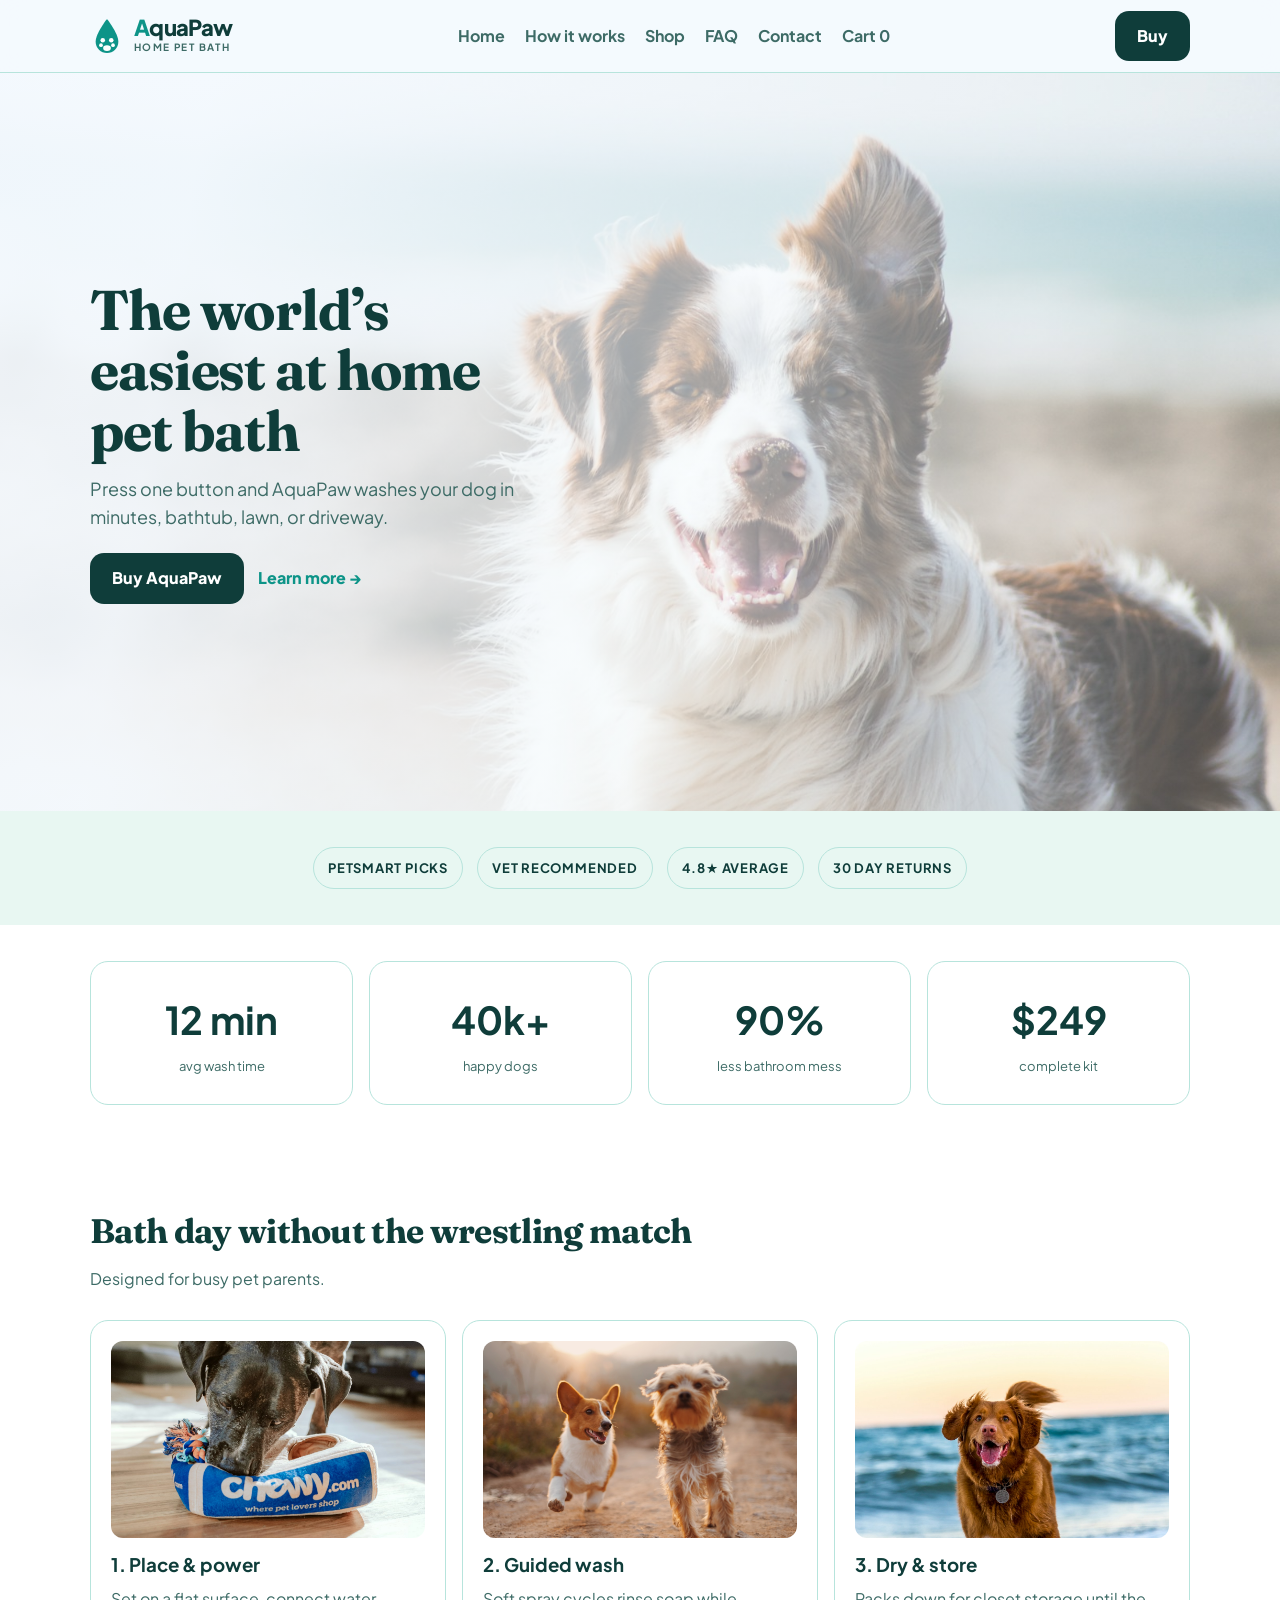
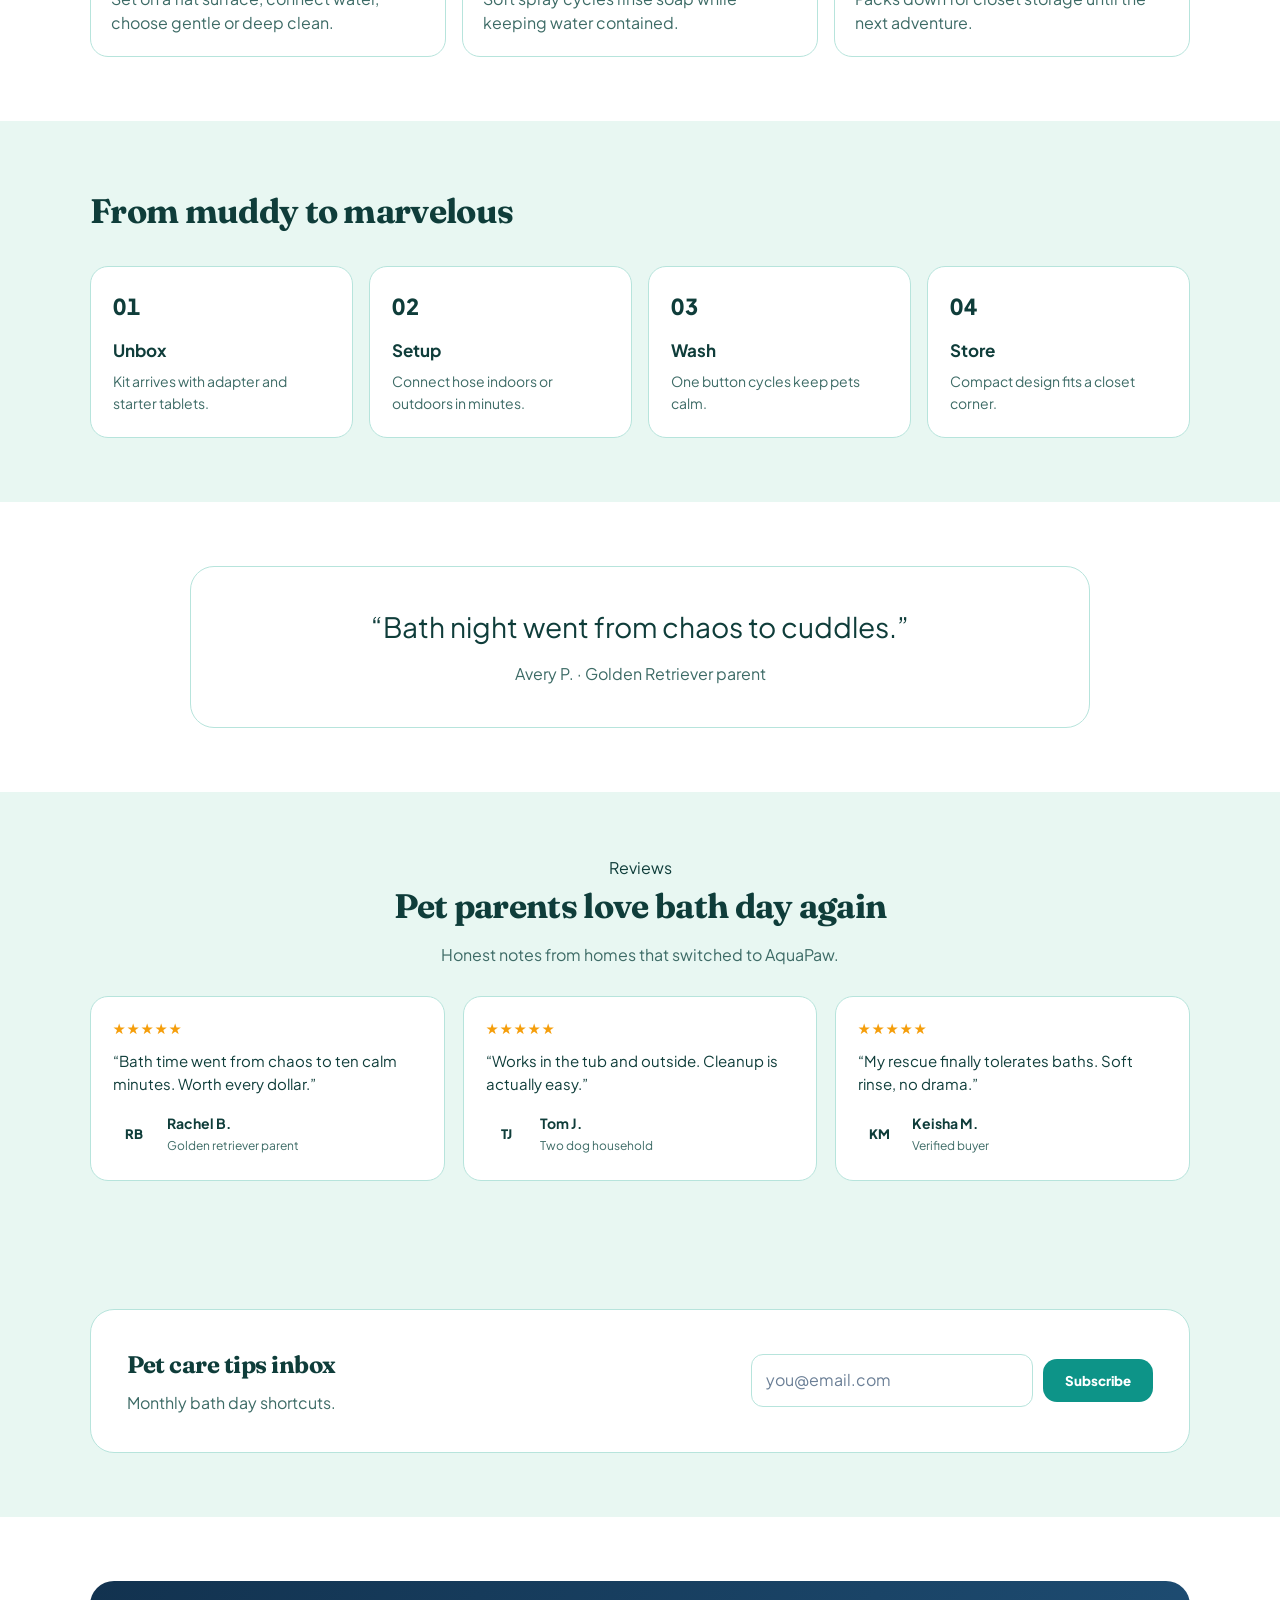
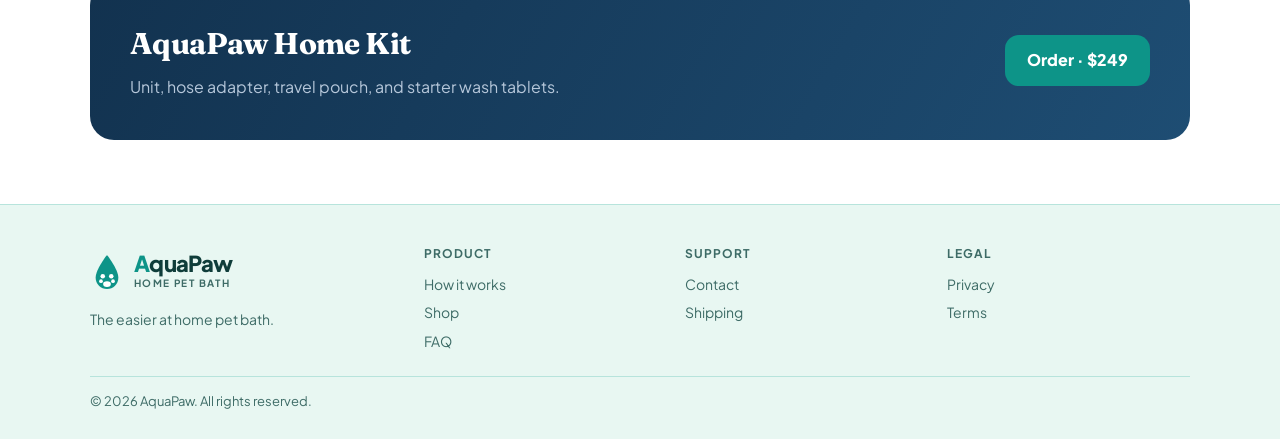
<file: index.html>
<!DOCTYPE html><html lang="en"><head><meta charset="utf-8"/><meta name="viewport" content="width=device-width,initial-scale=1"/>
<title>AquaPaw | Home Pet Bath System</title><meta name="description" content="AquaPaw washes your dog at home in minutes."/>
<link href="https://fonts.googleapis.com/css2?family=Fraunces:opsz,wght@9..144,600;9..144,700&family=Plus+Jakarta+Sans:wght@400;500;600;700;800&display=swap" rel="stylesheet"/><link rel="stylesheet" href="styles.css"/>  <link rel="icon" href="favicon.svg" type="image/svg+xml"/>
  <meta name="theme-color" content="#e8f7f2"/>
  <meta property="og:title" content="AquaPaw | Home Pet Bath System"/>
  <meta property="og:description" content="At home pet bath system that cleans dogs in minutes, indoors or outdoors."/>
  <meta property="og:type" content="website"/>
  <meta property="og:url" content="https://mryamaslam.github.io/aquapaw/"/>
  <meta name="twitter:card" content="summary_large_image"/>
</head><body>
<a class="skip-link" href="#main">Skip to content</a>
<header><div class="wrap nav"><a class="logo logo-aqua" href="index.html" aria-label="AquaPaw home"><svg class="logo-drop" viewBox="0 0 48 56" aria-hidden="true"><path d="M24 4C24 4 8 24 8 36a16 16 0 0 0 32 0C40 24 24 4 24 4z" fill="#0d9488"/><circle cx="18" cy="34" r="3.2" fill="#fff"/><circle cx="30" cy="34" r="3.2" fill="#fff"/><circle cx="15.5" cy="41" r="2.6" fill="#fff"/><circle cx="32.5" cy="41" r="2.6" fill="#fff"/><ellipse cx="24" cy="45" rx="5.5" ry="4" fill="#fff"/></svg><span class="logo-copy"><span class="logo-name">AquaPaw</span><span class="logo-tag">home pet bath</span></span></a>
<button class="nav-toggle" id="navToggle" aria-label="Menu">☰</button>
<nav class="links" id="navLinks"><a href="index.html">Home</a><a href="how-it-works.html">How it works</a><a href="shop.html">Shop</a><a href="faq.html">FAQ</a><a href="contact.html">Contact</a><a href="cart.html">Cart <span data-cart-count>0</span></a></nav>
<a class="btn btn-primary" href="shop.html">Buy</a></div></header>
<main id="main">
<section class="hero" style="background-image:url('images/hero.jpg')"><div class="wrap">
<h1>The world’s easiest at home pet bath</h1>
<p class="lead">Press one button and AquaPaw washes your dog in minutes, bathtub, lawn, or driveway.</p>
<div class="actions"><a class="btn btn-primary" href="shop.html">Buy AquaPaw</a><a href="how-it-works.html" style="font-weight:800;color:var(--blue)">Learn more →</a></div>
</div></section>
<section class="section-alt section-tight"><div class="wrap"><div class="logos-row reveal"><span>PetSmart picks</span><span>Vet recommended</span><span>4.8★ average</span><span>30 day returns</span></div></div></section>
<section class="section-tight"><div class="wrap"><div class="stats-strip reveal">
<div class="stat-box"><b>12 min</b><span>avg wash time</span></div>
<div class="stat-box"><b>40k+</b><span>happy dogs</span></div>
<div class="stat-box"><b>90%</b><span>less bathroom mess</span></div>
<div class="stat-box"><b>$249</b><span>complete kit</span></div>
</div></div></section>
<section><div class="wrap"><div class="section-head reveal"><h2>Bath day without the wrestling match</h2><p>Designed for busy pet parents.</p></div>
<div class="grid-3">
<article class="card reveal"><img src="images/bath.jpg" alt="Bath" loading="lazy" decoding="async"><h3>1. Place & power</h3><p>Set on a flat surface, connect water, choose gentle or deep clean.</p></article>
<article class="card reveal"><img src="images/dogs.jpg" alt="Dogs" loading="lazy" decoding="async"><h3>2. Guided wash</h3><p>Soft spray cycles rinse soap while keeping water contained.</p></article>
<article class="card reveal"><img src="images/happy.jpg" alt="Happy" loading="lazy" decoding="async"><h3>3. Dry & store</h3><p>Packs down for closet storage until the next adventure.</p></article>
</div></div></section>
<section class="section-alt"><div class="wrap"><div class="section-head reveal"><h2>From muddy to marvelous</h2></div>
<div class="process reveal">
<div class="step"><h3>Unbox</h3><p>Kit arrives with adapter and starter tablets.</p></div>
<div class="step"><h3>Setup</h3><p>Connect hose indoors or outdoors in minutes.</p></div>
<div class="step"><h3>Wash</h3><p>One button cycles keep pets calm.</p></div>
<div class="step"><h3>Store</h3><p>Compact design fits a closet corner.</p></div>
</div></div></section>
<section><div class="wrap"><div class="quote-band reveal">
<blockquote>“Bath night went from chaos to cuddles.”</blockquote>
<p class="muted">Avery P. · Golden Retriever parent</p>
</div></div></section>
<section class="reviews-section section-alt"><div class="wrap"><div class="section-head center reveal"><span class="eyebrow">Reviews</span><h2>Pet parents love bath day again</h2><p class="muted">Honest notes from homes that switched to AquaPaw.</p></div><div class="reviews-grid reveal"><article class="review-card"><div class="review-stars">★★★★★</div><p>“Bath time went from chaos to ten calm minutes. Worth every dollar.”</p><div class="review-author"><span class="review-avatar">RB</span><div><strong>Rachel B.</strong><span class="muted">Golden retriever parent</span></div></div></article><article class="review-card"><div class="review-stars">★★★★★</div><p>“Works in the tub and outside. Cleanup is actually easy.”</p><div class="review-author"><span class="review-avatar">TJ</span><div><strong>Tom J.</strong><span class="muted">Two dog household</span></div></div></article><article class="review-card"><div class="review-stars">★★★★★</div><p>“My rescue finally tolerates baths. Soft rinse, no drama.”</p><div class="review-author"><span class="review-avatar">KM</span><div><strong>Keisha M.</strong><span class="muted">Verified buyer</span></div></div></article></div></div></section>
<section class="section-alt"><div class="wrap"><div class="newsletter reveal">
<div><h2 style="font-family:Fraunces,Georgia,serif">Pet care tips inbox</h2><p class="muted" style="margin-top:8px">Monthly bath day shortcuts.</p><p class="nl-success" style="display:none;margin-top:8px;color:var(--blue)">Subscribed!</p></div>
<form id="newsletterForm" class="newsletter-form"><input type="email" required placeholder="you@email.com"/><button class="btn btn-sky" type="submit">Subscribe</button></form>
</div></div></section>
<section><div class="wrap"><div class="buy reveal"><div><h2 style="font-family:Fraunces,Georgia,serif;font-size:30px">AquaPaw Home Kit</h2><p>Unit, hose adapter, travel pouch, and starter wash tablets.</p></div><a class="btn btn-sky" href="shop.html">Order · $249</a></div></div></section>
</main>
<footer><div class="wrap"><div class="footer-grid">
<div><a class="logo logo-aqua" href="index.html" aria-label="AquaPaw home"><svg class="logo-drop" viewBox="0 0 48 56" aria-hidden="true"><path d="M24 4C24 4 8 24 8 36a16 16 0 0 0 32 0C40 24 24 4 24 4z" fill="#0d9488"/><circle cx="18" cy="34" r="3.2" fill="#fff"/><circle cx="30" cy="34" r="3.2" fill="#fff"/><circle cx="15.5" cy="41" r="2.6" fill="#fff"/><circle cx="32.5" cy="41" r="2.6" fill="#fff"/><ellipse cx="24" cy="45" rx="5.5" ry="4" fill="#fff"/></svg><span class="logo-copy"><span class="logo-name">AquaPaw</span><span class="logo-tag">home pet bath</span></span></a><p class="muted" style="margin-top:10px;font-size:14px">The easier at home pet bath.</p></div>
<div><h4>Product</h4><a href="how-it-works.html">How it works</a><a href="shop.html">Shop</a><a href="faq.html">FAQ</a></div>
<div><h4>Support</h4><a href="contact.html">Contact</a><a href="shipping.html">Shipping</a></div>
<div><h4>Legal</h4><a href="privacy.html">Privacy</a><a href="terms.html">Terms</a></div>
</div><div class="footer-bottom">© 2026 AquaPaw. All rights reserved.</div></div></footer><script src="app.js"></script><div class="cookie-bar" id="cookieBar" role="dialog" aria-live="polite"><p>We use local storage for cart/demo preferences. See our <a href="privacy.html">Privacy</a>.</p><button type="button" class="btn btn-solid btn-primary btn-teal btn-red btn-sky" id="cookieAccept">Got it</button></div>
<button type="button" class="to-top" id="toTop" aria-label="Back to top">↑</button>
</body></html>
</file>
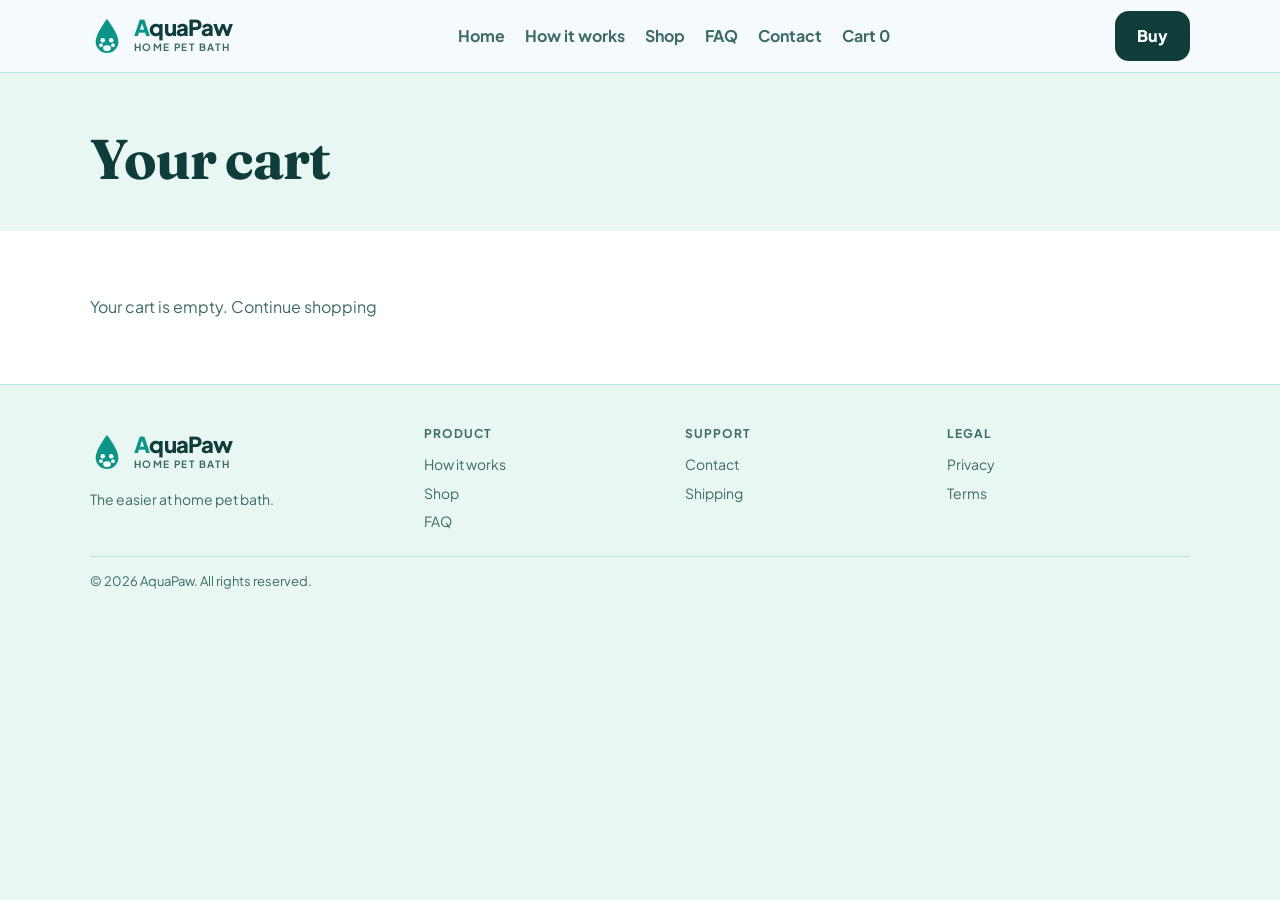
<file: cart.html>
<!DOCTYPE html><html lang="en"><head><meta charset="utf-8"/><meta name="viewport" content="width=device-width,initial-scale=1"/>
<title>Cart | AquaPaw</title>
<link href="https://fonts.googleapis.com/css2?family=Fraunces:opsz,wght@9..144,600;9..144,700&family=Plus+Jakarta+Sans:wght@400;500;600;700;800&display=swap" rel="stylesheet"/>
<link rel="stylesheet" href="styles.css"/>  <link rel="icon" href="favicon.svg" type="image/svg+xml"/>
  <meta name="theme-color" content="#e8f7f2"/>
  <meta name="description" content="At home pet bath system that cleans dogs in minutes, indoors or outdoors."/>
  <meta property="og:title" content="Cart | AquaPaw"/>
  <meta property="og:description" content="At home pet bath system that cleans dogs in minutes, indoors or outdoors."/>
  <meta property="og:type" content="website"/>
  <meta property="og:url" content="https://mryamaslam.github.io/aquapaw/"/>
  <meta name="twitter:card" content="summary_large_image"/>
</head><body>
<a class="skip-link" href="#main">Skip to content</a><header><div class="wrap nav"><a class="logo logo-aqua" href="index.html" aria-label="AquaPaw home"><svg class="logo-drop" viewBox="0 0 48 56" aria-hidden="true"><path d="M24 4C24 4 8 24 8 36a16 16 0 0 0 32 0C40 24 24 4 24 4z" fill="#0d9488"/><circle cx="18" cy="34" r="3.2" fill="#fff"/><circle cx="30" cy="34" r="3.2" fill="#fff"/><circle cx="15.5" cy="41" r="2.6" fill="#fff"/><circle cx="32.5" cy="41" r="2.6" fill="#fff"/><ellipse cx="24" cy="45" rx="5.5" ry="4" fill="#fff"/></svg><span class="logo-copy"><span class="logo-name">AquaPaw</span><span class="logo-tag">home pet bath</span></span></a>
<button class="nav-toggle" id="navToggle" aria-label="Menu">☰</button>
<nav class="links" id="navLinks"><a href="index.html">Home</a><a href="how-it-works.html">How it works</a><a href="shop.html">Shop</a><a href="faq.html">FAQ</a><a href="contact.html">Contact</a><a href="cart.html">Cart <span data-cart-count>0</span></a></nav>
<a class="btn btn-primary" href="shop.html">Buy</a></div></header>
<main id="main"><div class="page-hero"><div class="wrap"><h1>Your cart</h1></div></div><section><div class="wrap" id="cartRoot"></div></section></main>
<footer><div class="wrap"><div class="footer-grid">
<div><a class="logo logo-aqua" href="index.html" aria-label="AquaPaw home"><svg class="logo-drop" viewBox="0 0 48 56" aria-hidden="true"><path d="M24 4C24 4 8 24 8 36a16 16 0 0 0 32 0C40 24 24 4 24 4z" fill="#0d9488"/><circle cx="18" cy="34" r="3.2" fill="#fff"/><circle cx="30" cy="34" r="3.2" fill="#fff"/><circle cx="15.5" cy="41" r="2.6" fill="#fff"/><circle cx="32.5" cy="41" r="2.6" fill="#fff"/><ellipse cx="24" cy="45" rx="5.5" ry="4" fill="#fff"/></svg><span class="logo-copy"><span class="logo-name">AquaPaw</span><span class="logo-tag">home pet bath</span></span></a><p class="muted" style="margin-top:10px;font-size:14px">The easier at home pet bath.</p></div>
<div><h4>Product</h4><a href="how-it-works.html">How it works</a><a href="shop.html">Shop</a><a href="faq.html">FAQ</a></div>
<div><h4>Support</h4><a href="contact.html">Contact</a><a href="shipping.html">Shipping</a></div>
<div><h4>Legal</h4><a href="privacy.html">Privacy</a><a href="terms.html">Terms</a></div>
</div><div class="footer-bottom">© 2026 AquaPaw. All rights reserved.</div></div></footer><script src="app.js"></script><div class="cookie-bar" id="cookieBar" role="dialog" aria-live="polite"><p>We use local storage for cart/demo preferences. See our <a href="privacy.html">Privacy</a>.</p><button type="button" class="btn btn-solid btn-primary btn-teal btn-red btn-sky" id="cookieAccept">Got it</button></div>
<button type="button" class="to-top" id="toTop" aria-label="Back to top">↑</button>
</body></html>
</file>
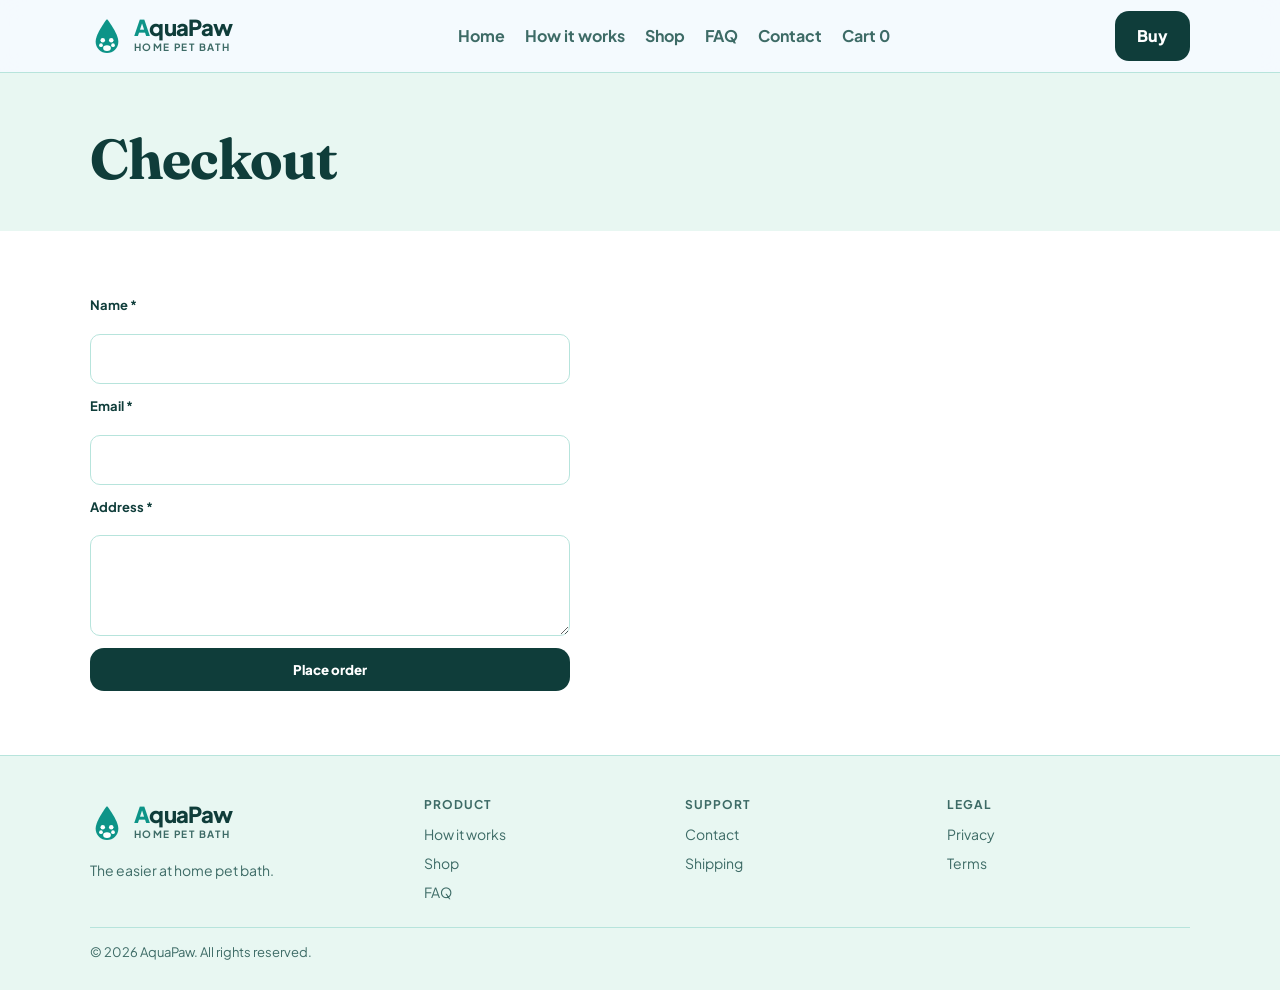
<file: checkout.html>
<!DOCTYPE html><html lang="en"><head><meta charset="utf-8"/><meta name="viewport" content="width=device-width,initial-scale=1"/>
<title>Checkout | AquaPaw</title>
<link href="https://fonts.googleapis.com/css2?family=Fraunces:opsz,wght@9..144,600;9..144,700&family=Plus+Jakarta+Sans:wght@400;500;600;700;800&display=swap" rel="stylesheet"/>
<link rel="stylesheet" href="styles.css"/>  <link rel="icon" href="favicon.svg" type="image/svg+xml"/>
  <meta name="theme-color" content="#e8f7f2"/>
  <meta name="description" content="At home pet bath system that cleans dogs in minutes, indoors or outdoors."/>
  <meta property="og:title" content="Checkout | AquaPaw"/>
  <meta property="og:description" content="At home pet bath system that cleans dogs in minutes, indoors or outdoors."/>
  <meta property="og:type" content="website"/>
  <meta property="og:url" content="https://mryamaslam.github.io/aquapaw/"/>
  <meta name="twitter:card" content="summary_large_image"/>
</head><body>
<a class="skip-link" href="#main">Skip to content</a><header><div class="wrap nav"><a class="logo logo-aqua" href="index.html" aria-label="AquaPaw home"><svg class="logo-drop" viewBox="0 0 48 56" aria-hidden="true"><path d="M24 4C24 4 8 24 8 36a16 16 0 0 0 32 0C40 24 24 4 24 4z" fill="#0d9488"/><circle cx="18" cy="34" r="3.2" fill="#fff"/><circle cx="30" cy="34" r="3.2" fill="#fff"/><circle cx="15.5" cy="41" r="2.6" fill="#fff"/><circle cx="32.5" cy="41" r="2.6" fill="#fff"/><ellipse cx="24" cy="45" rx="5.5" ry="4" fill="#fff"/></svg><span class="logo-copy"><span class="logo-name">AquaPaw</span><span class="logo-tag">home pet bath</span></span></a>
<button class="nav-toggle" id="navToggle" aria-label="Menu">☰</button>
<nav class="links" id="navLinks"><a href="index.html">Home</a><a href="how-it-works.html">How it works</a><a href="shop.html">Shop</a><a href="faq.html">FAQ</a><a href="contact.html">Contact</a><a href="cart.html">Cart <span data-cart-count>0</span></a></nav>
<a class="btn btn-primary" href="shop.html">Buy</a></div></header>
<main id="main"><div class="page-hero"><div class="wrap"><h1>Checkout</h1></div></div>
<section><div class="wrap"><div id="formSuccess" class="form-success">Order placed, welcome to easier bath days.</div>
<form class="form" id="checkoutForm"><label>Name *</label><input required/><label>Email *</label><input type="email" required/><label>Address *</label><textarea required rows="3"></textarea>
<button class="btn btn-primary" type="submit">Place order</button></form></div></section></main>
<footer><div class="wrap"><div class="footer-grid">
<div><a class="logo logo-aqua" href="index.html" aria-label="AquaPaw home"><svg class="logo-drop" viewBox="0 0 48 56" aria-hidden="true"><path d="M24 4C24 4 8 24 8 36a16 16 0 0 0 32 0C40 24 24 4 24 4z" fill="#0d9488"/><circle cx="18" cy="34" r="3.2" fill="#fff"/><circle cx="30" cy="34" r="3.2" fill="#fff"/><circle cx="15.5" cy="41" r="2.6" fill="#fff"/><circle cx="32.5" cy="41" r="2.6" fill="#fff"/><ellipse cx="24" cy="45" rx="5.5" ry="4" fill="#fff"/></svg><span class="logo-copy"><span class="logo-name">AquaPaw</span><span class="logo-tag">home pet bath</span></span></a><p class="muted" style="margin-top:10px;font-size:14px">The easier at home pet bath.</p></div>
<div><h4>Product</h4><a href="how-it-works.html">How it works</a><a href="shop.html">Shop</a><a href="faq.html">FAQ</a></div>
<div><h4>Support</h4><a href="contact.html">Contact</a><a href="shipping.html">Shipping</a></div>
<div><h4>Legal</h4><a href="privacy.html">Privacy</a><a href="terms.html">Terms</a></div>
</div><div class="footer-bottom">© 2026 AquaPaw. All rights reserved.</div></div></footer><script src="app.js"></script><div class="cookie-bar" id="cookieBar" role="dialog" aria-live="polite"><p>We use local storage for cart/demo preferences. See our <a href="privacy.html">Privacy</a>.</p><button type="button" class="btn btn-solid btn-primary btn-teal btn-red btn-sky" id="cookieAccept">Got it</button></div>
<button type="button" class="to-top" id="toTop" aria-label="Back to top">↑</button>
</body></html>
</file>
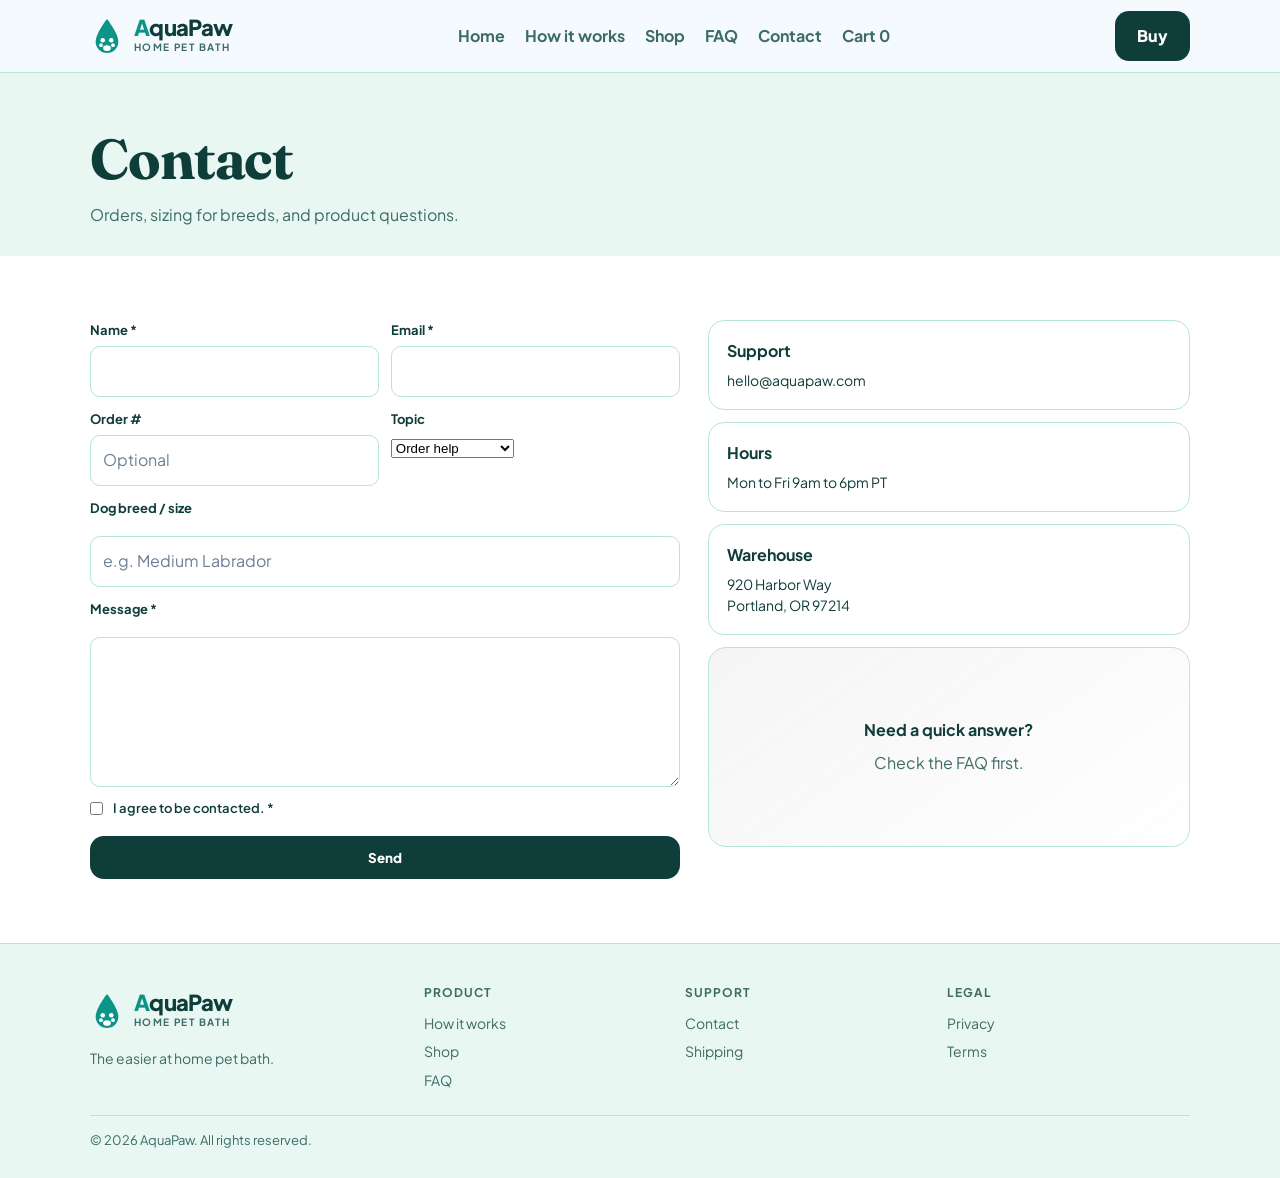
<file: contact.html>
<!DOCTYPE html><html lang="en"><head><meta charset="utf-8"/><meta name="viewport" content="width=device-width,initial-scale=1"/>
<title>Contact | AquaPaw</title><link href="https://fonts.googleapis.com/css2?family=Fraunces:opsz,wght@9..144,600;9..144,700&family=Plus+Jakarta+Sans:wght@400;500;600;700;800&display=swap" rel="stylesheet"/><link rel="stylesheet" href="styles.css"/>  <link rel="icon" href="favicon.svg" type="image/svg+xml"/>
  <meta name="theme-color" content="#e8f7f2"/>
  <meta name="description" content="At home pet bath system that cleans dogs in minutes, indoors or outdoors."/>
  <meta property="og:title" content="Contact | AquaPaw"/>
  <meta property="og:description" content="At home pet bath system that cleans dogs in minutes, indoors or outdoors."/>
  <meta property="og:type" content="website"/>
  <meta property="og:url" content="https://mryamaslam.github.io/aquapaw/"/>
  <meta name="twitter:card" content="summary_large_image"/>
</head><body>
<a class="skip-link" href="#main">Skip to content</a>
<header><div class="wrap nav"><a class="logo logo-aqua" href="index.html" aria-label="AquaPaw home"><svg class="logo-drop" viewBox="0 0 48 56" aria-hidden="true"><path d="M24 4C24 4 8 24 8 36a16 16 0 0 0 32 0C40 24 24 4 24 4z" fill="#0d9488"/><circle cx="18" cy="34" r="3.2" fill="#fff"/><circle cx="30" cy="34" r="3.2" fill="#fff"/><circle cx="15.5" cy="41" r="2.6" fill="#fff"/><circle cx="32.5" cy="41" r="2.6" fill="#fff"/><ellipse cx="24" cy="45" rx="5.5" ry="4" fill="#fff"/></svg><span class="logo-copy"><span class="logo-name">AquaPaw</span><span class="logo-tag">home pet bath</span></span></a>
<button class="nav-toggle" id="navToggle" aria-label="Menu">☰</button>
<nav class="links" id="navLinks"><a href="index.html">Home</a><a href="how-it-works.html">How it works</a><a href="shop.html">Shop</a><a href="faq.html">FAQ</a><a href="contact.html">Contact</a><a href="cart.html">Cart <span data-cart-count>0</span></a></nav>
<a class="btn btn-primary" href="shop.html">Buy</a></div></header>
<main id="main">
<div class="page-hero"><div class="wrap"><h1>Contact</h1><p>Orders, sizing for breeds, and product questions.</p></div></div>
<section><div class="wrap contact-grid">
<form class="form" id="contactForm">
<div id="formSuccess" class="form-success">Thanks, we’ll reply soon.</div>
<div class="form-row"><div><label>Name *</label><input required/></div><div><label>Email *</label><input type="email" required/></div></div>
<div class="form-row"><div><label>Order #</label><input placeholder="Optional"/></div>
<div><label>Topic</label><select><option>Order help</option><option>Product question</option><option>Returns</option><option>Wholesale</option></select></div></div>
<label>Dog breed / size</label><input placeholder="e.g. Medium Labrador"/>
<label>Message *</label><textarea required rows="5"></textarea>
<div class="check-row"><label><input type="checkbox" required /> <span>I agree to be contacted. *</span></label></div>
<button class="btn btn-primary" type="submit">Send</button>
</form>
<div>
<div class="contact-cards">
<div class="contact-card"><h4>Support</h4><p><a href="mailto:hello@aquapaw.com">hello@aquapaw.com</a></p></div>
<div class="contact-card"><h4>Hours</h4><p>Mon to Fri 9am to 6pm PT</p></div>
<div class="contact-card"><h4>Warehouse</h4><p>920 Harbor Way<br/>Portland, OR 97214</p></div>
</div>
<div class="map-box" style="margin-top:12px"><div><strong>Need a quick answer?</strong><p class="muted" style="margin-top:8px">Check the <a href="faq.html">FAQ</a> first.</p></div></div>
</div></div></section>
</main>
<footer><div class="wrap"><div class="footer-grid">
<div><a class="logo logo-aqua" href="index.html" aria-label="AquaPaw home"><svg class="logo-drop" viewBox="0 0 48 56" aria-hidden="true"><path d="M24 4C24 4 8 24 8 36a16 16 0 0 0 32 0C40 24 24 4 24 4z" fill="#0d9488"/><circle cx="18" cy="34" r="3.2" fill="#fff"/><circle cx="30" cy="34" r="3.2" fill="#fff"/><circle cx="15.5" cy="41" r="2.6" fill="#fff"/><circle cx="32.5" cy="41" r="2.6" fill="#fff"/><ellipse cx="24" cy="45" rx="5.5" ry="4" fill="#fff"/></svg><span class="logo-copy"><span class="logo-name">AquaPaw</span><span class="logo-tag">home pet bath</span></span></a><p class="muted" style="margin-top:10px;font-size:14px">The easier at home pet bath.</p></div>
<div><h4>Product</h4><a href="how-it-works.html">How it works</a><a href="shop.html">Shop</a><a href="faq.html">FAQ</a></div>
<div><h4>Support</h4><a href="contact.html">Contact</a><a href="shipping.html">Shipping</a></div>
<div><h4>Legal</h4><a href="privacy.html">Privacy</a><a href="terms.html">Terms</a></div>
</div><div class="footer-bottom">© 2026 AquaPaw. All rights reserved.</div></div></footer><script src="app.js"></script><div class="cookie-bar" id="cookieBar" role="dialog" aria-live="polite"><p>We use local storage for cart/demo preferences. See our <a href="privacy.html">Privacy</a>.</p><button type="button" class="btn btn-solid btn-primary btn-teal btn-red btn-sky" id="cookieAccept">Got it</button></div>
<button type="button" class="to-top" id="toTop" aria-label="Back to top">↑</button>
</body></html>
</file>
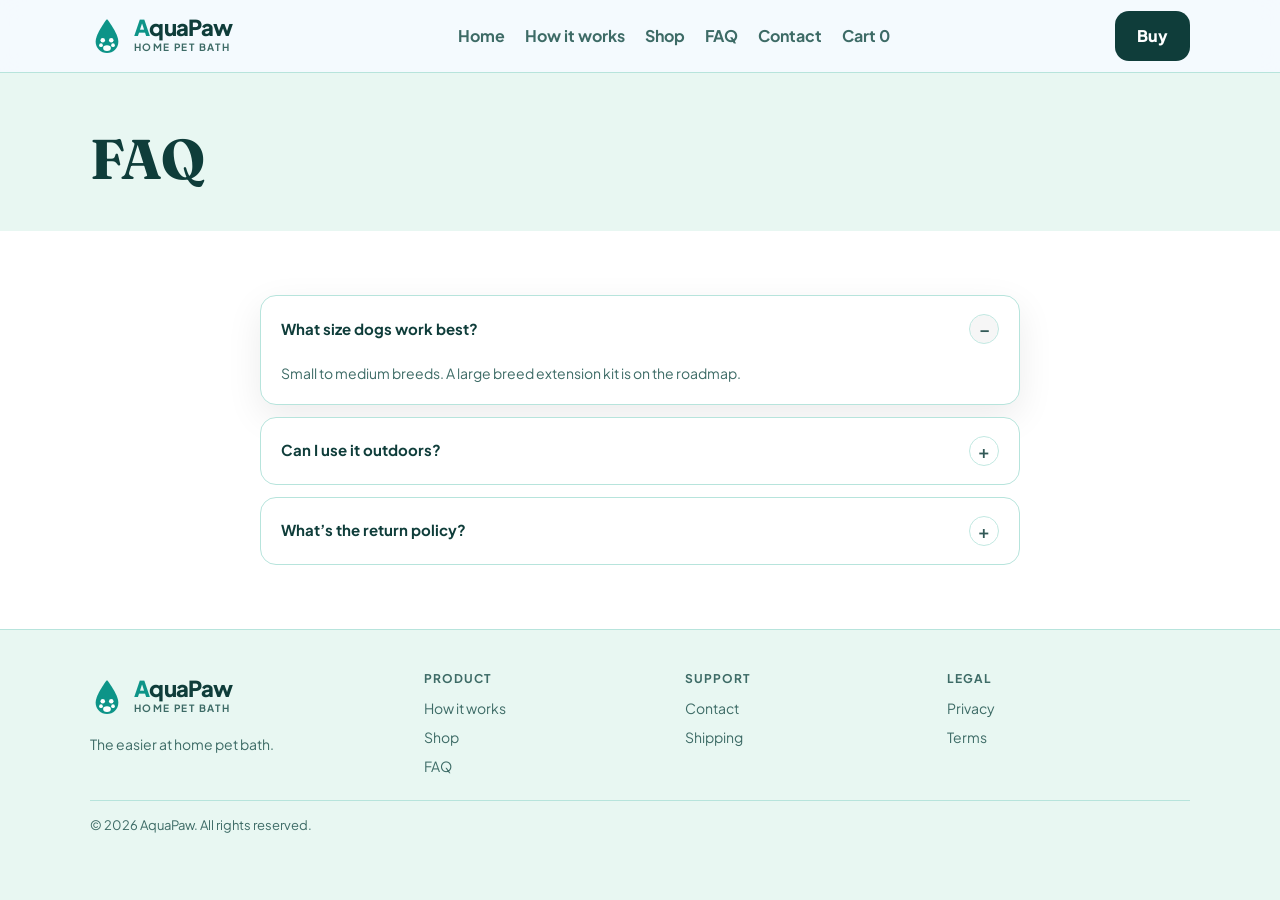
<file: faq.html>
<!DOCTYPE html><html lang="en"><head><meta charset="utf-8"/><meta name="viewport" content="width=device-width,initial-scale=1"/>
<title>FAQ | AquaPaw</title>
<link href="https://fonts.googleapis.com/css2?family=Fraunces:opsz,wght@9..144,600;9..144,700&family=Plus+Jakarta+Sans:wght@400;500;600;700;800&display=swap" rel="stylesheet"/>
<link rel="stylesheet" href="styles.css"/>  <link rel="icon" href="favicon.svg" type="image/svg+xml"/>
  <meta name="theme-color" content="#e8f7f2"/>
  <meta name="description" content="At home pet bath system that cleans dogs in minutes, indoors or outdoors."/>
  <meta property="og:title" content="FAQ | AquaPaw"/>
  <meta property="og:description" content="At home pet bath system that cleans dogs in minutes, indoors or outdoors."/>
  <meta property="og:type" content="website"/>
  <meta property="og:url" content="https://mryamaslam.github.io/aquapaw/"/>
  <meta name="twitter:card" content="summary_large_image"/>
</head><body>
<a class="skip-link" href="#main">Skip to content</a><header><div class="wrap nav"><a class="logo logo-aqua" href="index.html" aria-label="AquaPaw home"><svg class="logo-drop" viewBox="0 0 48 56" aria-hidden="true"><path d="M24 4C24 4 8 24 8 36a16 16 0 0 0 32 0C40 24 24 4 24 4z" fill="#0d9488"/><circle cx="18" cy="34" r="3.2" fill="#fff"/><circle cx="30" cy="34" r="3.2" fill="#fff"/><circle cx="15.5" cy="41" r="2.6" fill="#fff"/><circle cx="32.5" cy="41" r="2.6" fill="#fff"/><ellipse cx="24" cy="45" rx="5.5" ry="4" fill="#fff"/></svg><span class="logo-copy"><span class="logo-name">AquaPaw</span><span class="logo-tag">home pet bath</span></span></a>
<button class="nav-toggle" id="navToggle" aria-label="Menu">☰</button>
<nav class="links" id="navLinks"><a href="index.html">Home</a><a href="how-it-works.html">How it works</a><a href="shop.html">Shop</a><a href="faq.html">FAQ</a><a href="contact.html">Contact</a><a href="cart.html">Cart <span data-cart-count>0</span></a></nav>
<a class="btn btn-primary" href="shop.html">Buy</a></div></header>
<main id="main"><div class="page-hero"><div class="wrap"><h1>FAQ</h1></div></div>
<section><div class="wrap faq">
<details open><summary>What size dogs work best?</summary><p>Small to medium breeds. A large breed extension kit is on the roadmap.</p></details>
<details><summary>Can I use it outdoors?</summary><p>Yes, lawn, driveway, or patio with a hose connection.</p></details>
<details><summary>What’s the return policy?</summary><p>30 day hassle free returns on unused kits. See Shipping for details.</p></details>
</div></section></main>
<footer><div class="wrap"><div class="footer-grid">
<div><a class="logo logo-aqua" href="index.html" aria-label="AquaPaw home"><svg class="logo-drop" viewBox="0 0 48 56" aria-hidden="true"><path d="M24 4C24 4 8 24 8 36a16 16 0 0 0 32 0C40 24 24 4 24 4z" fill="#0d9488"/><circle cx="18" cy="34" r="3.2" fill="#fff"/><circle cx="30" cy="34" r="3.2" fill="#fff"/><circle cx="15.5" cy="41" r="2.6" fill="#fff"/><circle cx="32.5" cy="41" r="2.6" fill="#fff"/><ellipse cx="24" cy="45" rx="5.5" ry="4" fill="#fff"/></svg><span class="logo-copy"><span class="logo-name">AquaPaw</span><span class="logo-tag">home pet bath</span></span></a><p class="muted" style="margin-top:10px;font-size:14px">The easier at home pet bath.</p></div>
<div><h4>Product</h4><a href="how-it-works.html">How it works</a><a href="shop.html">Shop</a><a href="faq.html">FAQ</a></div>
<div><h4>Support</h4><a href="contact.html">Contact</a><a href="shipping.html">Shipping</a></div>
<div><h4>Legal</h4><a href="privacy.html">Privacy</a><a href="terms.html">Terms</a></div>
</div><div class="footer-bottom">© 2026 AquaPaw. All rights reserved.</div></div></footer><script src="app.js"></script><div class="cookie-bar" id="cookieBar" role="dialog" aria-live="polite"><p>We use local storage for cart/demo preferences. See our <a href="privacy.html">Privacy</a>.</p><button type="button" class="btn btn-solid btn-primary btn-teal btn-red btn-sky" id="cookieAccept">Got it</button></div>
<button type="button" class="to-top" id="toTop" aria-label="Back to top">↑</button>
</body></html>
</file>
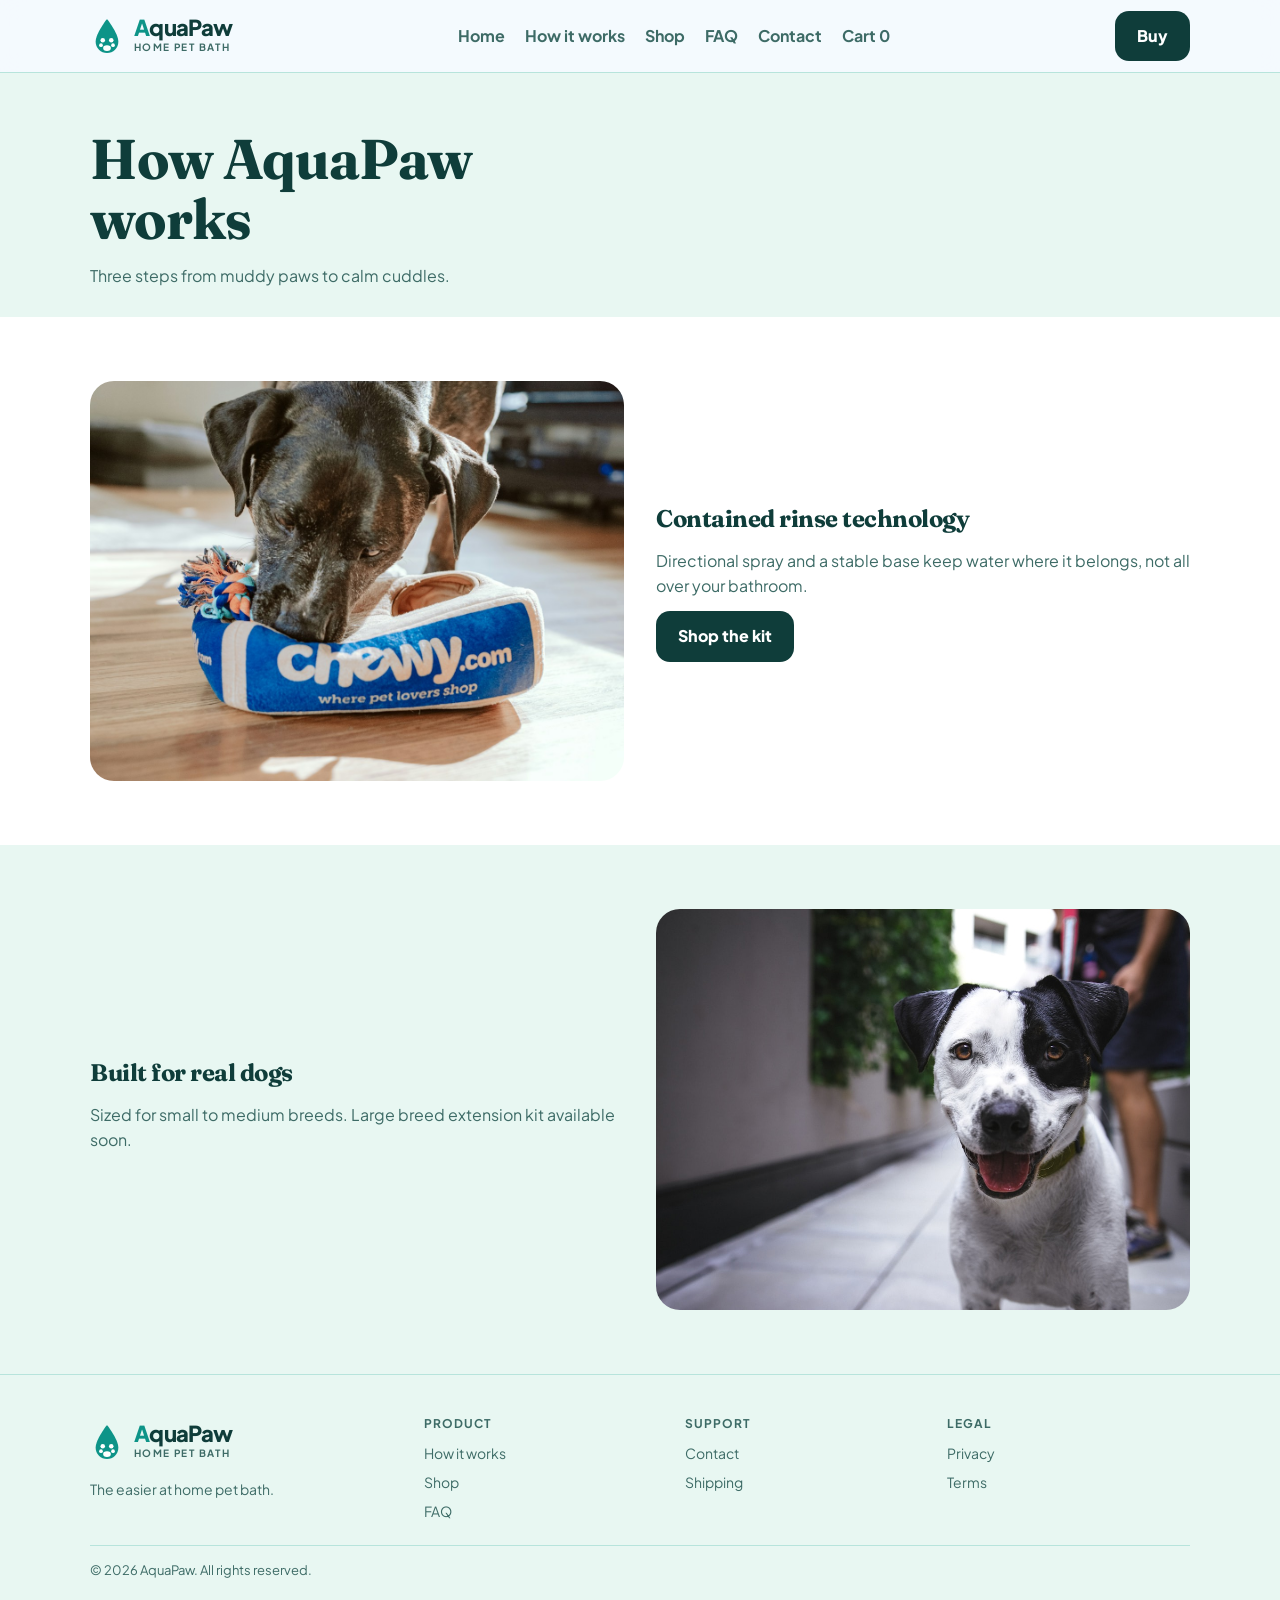
<file: how-it-works.html>
<!DOCTYPE html><html lang="en"><head><meta charset="utf-8"/><meta name="viewport" content="width=device-width,initial-scale=1"/>
<title>How it works | AquaPaw</title>
<link href="https://fonts.googleapis.com/css2?family=Fraunces:opsz,wght@9..144,600;9..144,700&family=Plus+Jakarta+Sans:wght@400;500;600;700;800&display=swap" rel="stylesheet"/>
<link rel="stylesheet" href="styles.css"/>  <link rel="icon" href="favicon.svg" type="image/svg+xml"/>
  <meta name="theme-color" content="#e8f7f2"/>
  <meta name="description" content="At home pet bath system that cleans dogs in minutes, indoors or outdoors."/>
  <meta property="og:title" content="How it works | AquaPaw"/>
  <meta property="og:description" content="At home pet bath system that cleans dogs in minutes, indoors or outdoors."/>
  <meta property="og:type" content="website"/>
  <meta property="og:url" content="https://mryamaslam.github.io/aquapaw/"/>
  <meta name="twitter:card" content="summary_large_image"/>
</head><body>
<a class="skip-link" href="#main">Skip to content</a><header><div class="wrap nav"><a class="logo logo-aqua" href="index.html" aria-label="AquaPaw home"><svg class="logo-drop" viewBox="0 0 48 56" aria-hidden="true"><path d="M24 4C24 4 8 24 8 36a16 16 0 0 0 32 0C40 24 24 4 24 4z" fill="#0d9488"/><circle cx="18" cy="34" r="3.2" fill="#fff"/><circle cx="30" cy="34" r="3.2" fill="#fff"/><circle cx="15.5" cy="41" r="2.6" fill="#fff"/><circle cx="32.5" cy="41" r="2.6" fill="#fff"/><ellipse cx="24" cy="45" rx="5.5" ry="4" fill="#fff"/></svg><span class="logo-copy"><span class="logo-name">AquaPaw</span><span class="logo-tag">home pet bath</span></span></a>
<button class="nav-toggle" id="navToggle" aria-label="Menu">☰</button>
<nav class="links" id="navLinks"><a href="index.html">Home</a><a href="how-it-works.html">How it works</a><a href="shop.html">Shop</a><a href="faq.html">FAQ</a><a href="contact.html">Contact</a><a href="cart.html">Cart <span data-cart-count>0</span></a></nav>
<a class="btn btn-primary" href="shop.html">Buy</a></div></header>
<main id="main"><div class="page-hero"><div class="wrap"><h1>How AquaPaw works</h1><p>Three steps from muddy paws to calm cuddles.</p></div></div>
<section><div class="wrap grid-2"><img class="split-img" src="images/bath.jpg" alt="Washing cycle" loading="lazy" decoding="async"><div><h2>Contained rinse technology</h2><p class="muted" style="margin:12px 0">Directional spray and a stable base keep water where it belongs, not all over your bathroom.</p><a class="btn btn-primary" href="shop.html">Shop the kit</a></div></div></section>
<section class="section-alt"><div class="wrap grid-2"><div><h2>Built for real dogs</h2><p class="muted" style="margin:12px 0">Sized for small to medium breeds. Large breed extension kit available soon.</p></div><img class="split-img" src="images/puppy.jpg" alt="Puppy" loading="lazy" decoding="async"></div></section></main>
<footer><div class="wrap"><div class="footer-grid">
<div><a class="logo logo-aqua" href="index.html" aria-label="AquaPaw home"><svg class="logo-drop" viewBox="0 0 48 56" aria-hidden="true"><path d="M24 4C24 4 8 24 8 36a16 16 0 0 0 32 0C40 24 24 4 24 4z" fill="#0d9488"/><circle cx="18" cy="34" r="3.2" fill="#fff"/><circle cx="30" cy="34" r="3.2" fill="#fff"/><circle cx="15.5" cy="41" r="2.6" fill="#fff"/><circle cx="32.5" cy="41" r="2.6" fill="#fff"/><ellipse cx="24" cy="45" rx="5.5" ry="4" fill="#fff"/></svg><span class="logo-copy"><span class="logo-name">AquaPaw</span><span class="logo-tag">home pet bath</span></span></a><p class="muted" style="margin-top:10px;font-size:14px">The easier at home pet bath.</p></div>
<div><h4>Product</h4><a href="how-it-works.html">How it works</a><a href="shop.html">Shop</a><a href="faq.html">FAQ</a></div>
<div><h4>Support</h4><a href="contact.html">Contact</a><a href="shipping.html">Shipping</a></div>
<div><h4>Legal</h4><a href="privacy.html">Privacy</a><a href="terms.html">Terms</a></div>
</div><div class="footer-bottom">© 2026 AquaPaw. All rights reserved.</div></div></footer><script src="app.js"></script><div class="cookie-bar" id="cookieBar" role="dialog" aria-live="polite"><p>We use local storage for cart/demo preferences. See our <a href="privacy.html">Privacy</a>.</p><button type="button" class="btn btn-solid btn-primary btn-teal btn-red btn-sky" id="cookieAccept">Got it</button></div>
<button type="button" class="to-top" id="toTop" aria-label="Back to top">↑</button>
</body></html>
</file>
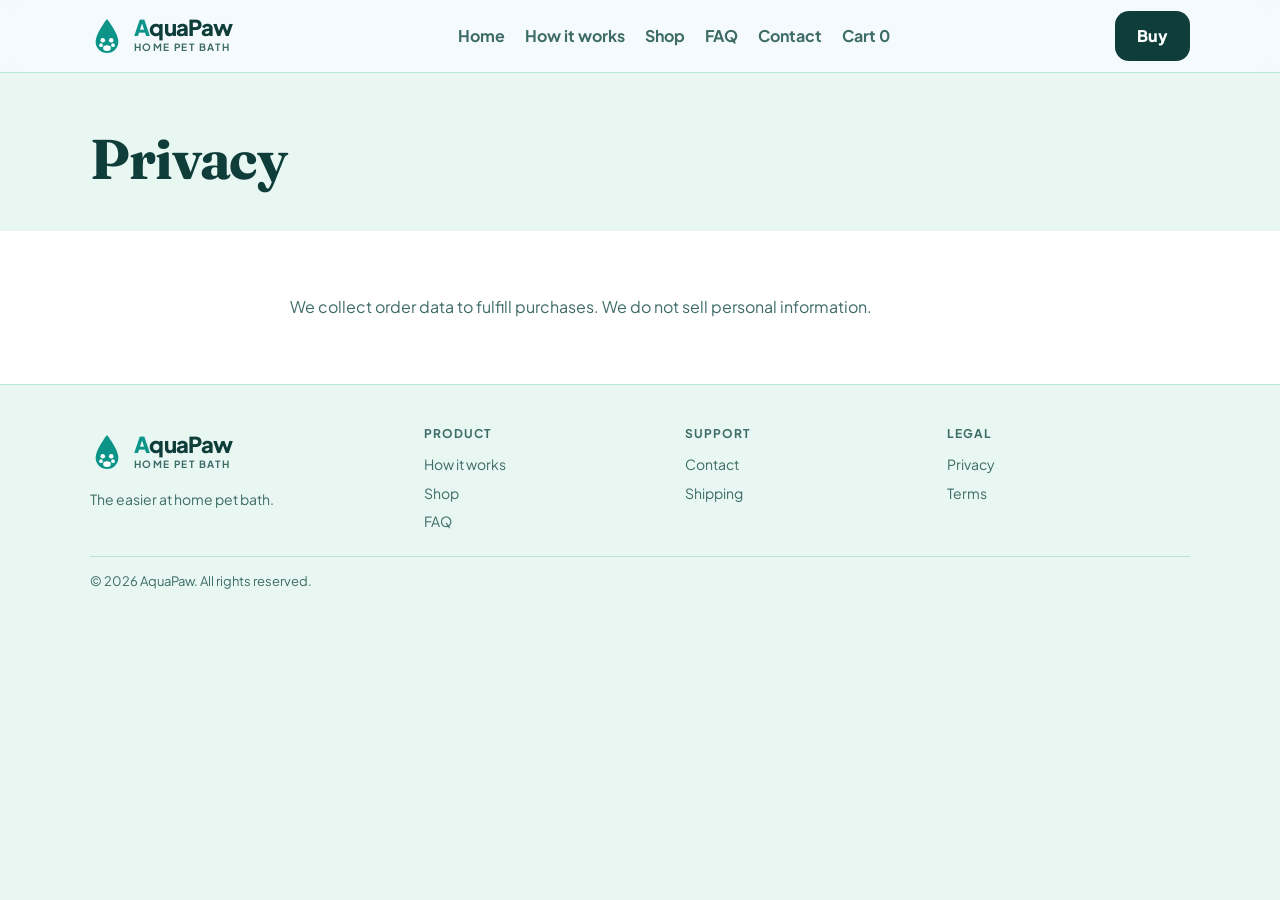
<file: privacy.html>
<!DOCTYPE html><html lang="en"><head><meta charset="utf-8"/><meta name="viewport" content="width=device-width,initial-scale=1"/>
<title>Privacy | AquaPaw</title>
<link href="https://fonts.googleapis.com/css2?family=Fraunces:opsz,wght@9..144,600;9..144,700&family=Plus+Jakarta+Sans:wght@400;500;600;700;800&display=swap" rel="stylesheet"/>
<link rel="stylesheet" href="styles.css"/>  <link rel="icon" href="favicon.svg" type="image/svg+xml"/>
  <meta name="theme-color" content="#e8f7f2"/>
  <meta name="description" content="At home pet bath system that cleans dogs in minutes, indoors or outdoors."/>
  <meta property="og:title" content="Privacy | AquaPaw"/>
  <meta property="og:description" content="At home pet bath system that cleans dogs in minutes, indoors or outdoors."/>
  <meta property="og:type" content="website"/>
  <meta property="og:url" content="https://mryamaslam.github.io/aquapaw/"/>
  <meta name="twitter:card" content="summary_large_image"/>
</head><body>
<a class="skip-link" href="#main">Skip to content</a><header><div class="wrap nav"><a class="logo logo-aqua" href="index.html" aria-label="AquaPaw home"><svg class="logo-drop" viewBox="0 0 48 56" aria-hidden="true"><path d="M24 4C24 4 8 24 8 36a16 16 0 0 0 32 0C40 24 24 4 24 4z" fill="#0d9488"/><circle cx="18" cy="34" r="3.2" fill="#fff"/><circle cx="30" cy="34" r="3.2" fill="#fff"/><circle cx="15.5" cy="41" r="2.6" fill="#fff"/><circle cx="32.5" cy="41" r="2.6" fill="#fff"/><ellipse cx="24" cy="45" rx="5.5" ry="4" fill="#fff"/></svg><span class="logo-copy"><span class="logo-name">AquaPaw</span><span class="logo-tag">home pet bath</span></span></a>
<button class="nav-toggle" id="navToggle" aria-label="Menu">☰</button>
<nav class="links" id="navLinks"><a href="index.html">Home</a><a href="how-it-works.html">How it works</a><a href="shop.html">Shop</a><a href="faq.html">FAQ</a><a href="contact.html">Contact</a><a href="cart.html">Cart <span data-cart-count>0</span></a></nav>
<a class="btn btn-primary" href="shop.html">Buy</a></div></header>
<main id="main"><div class="page-hero"><div class="wrap"><h1>Privacy</h1></div></div><section><div class="wrap" style="max-width:700px"><p class="muted">We collect order data to fulfill purchases. We do not sell personal information.</p></div></section></main>
<footer><div class="wrap"><div class="footer-grid">
<div><a class="logo logo-aqua" href="index.html" aria-label="AquaPaw home"><svg class="logo-drop" viewBox="0 0 48 56" aria-hidden="true"><path d="M24 4C24 4 8 24 8 36a16 16 0 0 0 32 0C40 24 24 4 24 4z" fill="#0d9488"/><circle cx="18" cy="34" r="3.2" fill="#fff"/><circle cx="30" cy="34" r="3.2" fill="#fff"/><circle cx="15.5" cy="41" r="2.6" fill="#fff"/><circle cx="32.5" cy="41" r="2.6" fill="#fff"/><ellipse cx="24" cy="45" rx="5.5" ry="4" fill="#fff"/></svg><span class="logo-copy"><span class="logo-name">AquaPaw</span><span class="logo-tag">home pet bath</span></span></a><p class="muted" style="margin-top:10px;font-size:14px">The easier at home pet bath.</p></div>
<div><h4>Product</h4><a href="how-it-works.html">How it works</a><a href="shop.html">Shop</a><a href="faq.html">FAQ</a></div>
<div><h4>Support</h4><a href="contact.html">Contact</a><a href="shipping.html">Shipping</a></div>
<div><h4>Legal</h4><a href="privacy.html">Privacy</a><a href="terms.html">Terms</a></div>
</div><div class="footer-bottom">© 2026 AquaPaw. All rights reserved.</div></div></footer><script src="app.js"></script><div class="cookie-bar" id="cookieBar" role="dialog" aria-live="polite"><p>We use local storage for cart/demo preferences. See our <a href="privacy.html">Privacy</a>.</p><button type="button" class="btn btn-solid btn-primary btn-teal btn-red btn-sky" id="cookieAccept">Got it</button></div>
<button type="button" class="to-top" id="toTop" aria-label="Back to top">↑</button>
</body></html>
</file>
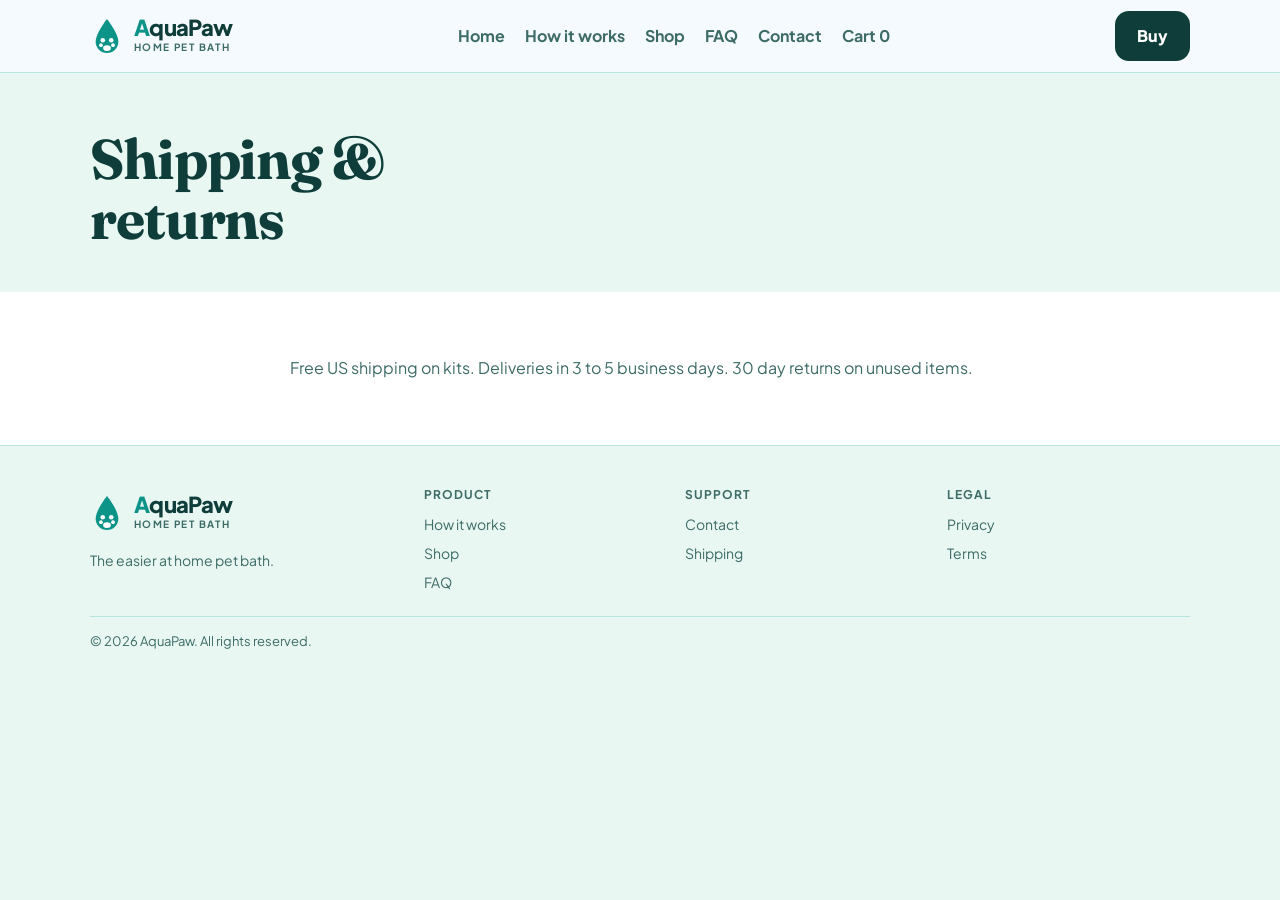
<file: shipping.html>
<!DOCTYPE html><html lang="en"><head><meta charset="utf-8"/><meta name="viewport" content="width=device-width,initial-scale=1"/>
<title>Shipping | AquaPaw</title>
<link href="https://fonts.googleapis.com/css2?family=Fraunces:opsz,wght@9..144,600;9..144,700&family=Plus+Jakarta+Sans:wght@400;500;600;700;800&display=swap" rel="stylesheet"/>
<link rel="stylesheet" href="styles.css"/>  <link rel="icon" href="favicon.svg" type="image/svg+xml"/>
  <meta name="theme-color" content="#e8f7f2"/>
  <meta name="description" content="At home pet bath system that cleans dogs in minutes, indoors or outdoors."/>
  <meta property="og:title" content="Shipping | AquaPaw"/>
  <meta property="og:description" content="At home pet bath system that cleans dogs in minutes, indoors or outdoors."/>
  <meta property="og:type" content="website"/>
  <meta property="og:url" content="https://mryamaslam.github.io/aquapaw/"/>
  <meta name="twitter:card" content="summary_large_image"/>
</head><body>
<a class="skip-link" href="#main">Skip to content</a><header><div class="wrap nav"><a class="logo logo-aqua" href="index.html" aria-label="AquaPaw home"><svg class="logo-drop" viewBox="0 0 48 56" aria-hidden="true"><path d="M24 4C24 4 8 24 8 36a16 16 0 0 0 32 0C40 24 24 4 24 4z" fill="#0d9488"/><circle cx="18" cy="34" r="3.2" fill="#fff"/><circle cx="30" cy="34" r="3.2" fill="#fff"/><circle cx="15.5" cy="41" r="2.6" fill="#fff"/><circle cx="32.5" cy="41" r="2.6" fill="#fff"/><ellipse cx="24" cy="45" rx="5.5" ry="4" fill="#fff"/></svg><span class="logo-copy"><span class="logo-name">AquaPaw</span><span class="logo-tag">home pet bath</span></span></a>
<button class="nav-toggle" id="navToggle" aria-label="Menu">☰</button>
<nav class="links" id="navLinks"><a href="index.html">Home</a><a href="how-it-works.html">How it works</a><a href="shop.html">Shop</a><a href="faq.html">FAQ</a><a href="contact.html">Contact</a><a href="cart.html">Cart <span data-cart-count>0</span></a></nav>
<a class="btn btn-primary" href="shop.html">Buy</a></div></header>
<main id="main"><div class="page-hero"><div class="wrap"><h1>Shipping & returns</h1></div></div><section><div class="wrap" style="max-width:700px"><p class="muted">Free US shipping on kits. Deliveries in 3 to 5 business days. 30 day returns on unused items.</p></div></section></main>
<footer><div class="wrap"><div class="footer-grid">
<div><a class="logo logo-aqua" href="index.html" aria-label="AquaPaw home"><svg class="logo-drop" viewBox="0 0 48 56" aria-hidden="true"><path d="M24 4C24 4 8 24 8 36a16 16 0 0 0 32 0C40 24 24 4 24 4z" fill="#0d9488"/><circle cx="18" cy="34" r="3.2" fill="#fff"/><circle cx="30" cy="34" r="3.2" fill="#fff"/><circle cx="15.5" cy="41" r="2.6" fill="#fff"/><circle cx="32.5" cy="41" r="2.6" fill="#fff"/><ellipse cx="24" cy="45" rx="5.5" ry="4" fill="#fff"/></svg><span class="logo-copy"><span class="logo-name">AquaPaw</span><span class="logo-tag">home pet bath</span></span></a><p class="muted" style="margin-top:10px;font-size:14px">The easier at home pet bath.</p></div>
<div><h4>Product</h4><a href="how-it-works.html">How it works</a><a href="shop.html">Shop</a><a href="faq.html">FAQ</a></div>
<div><h4>Support</h4><a href="contact.html">Contact</a><a href="shipping.html">Shipping</a></div>
<div><h4>Legal</h4><a href="privacy.html">Privacy</a><a href="terms.html">Terms</a></div>
</div><div class="footer-bottom">© 2026 AquaPaw. All rights reserved.</div></div></footer><script src="app.js"></script><div class="cookie-bar" id="cookieBar" role="dialog" aria-live="polite"><p>We use local storage for cart/demo preferences. See our <a href="privacy.html">Privacy</a>.</p><button type="button" class="btn btn-solid btn-primary btn-teal btn-red btn-sky" id="cookieAccept">Got it</button></div>
<button type="button" class="to-top" id="toTop" aria-label="Back to top">↑</button>
</body></html>
</file>
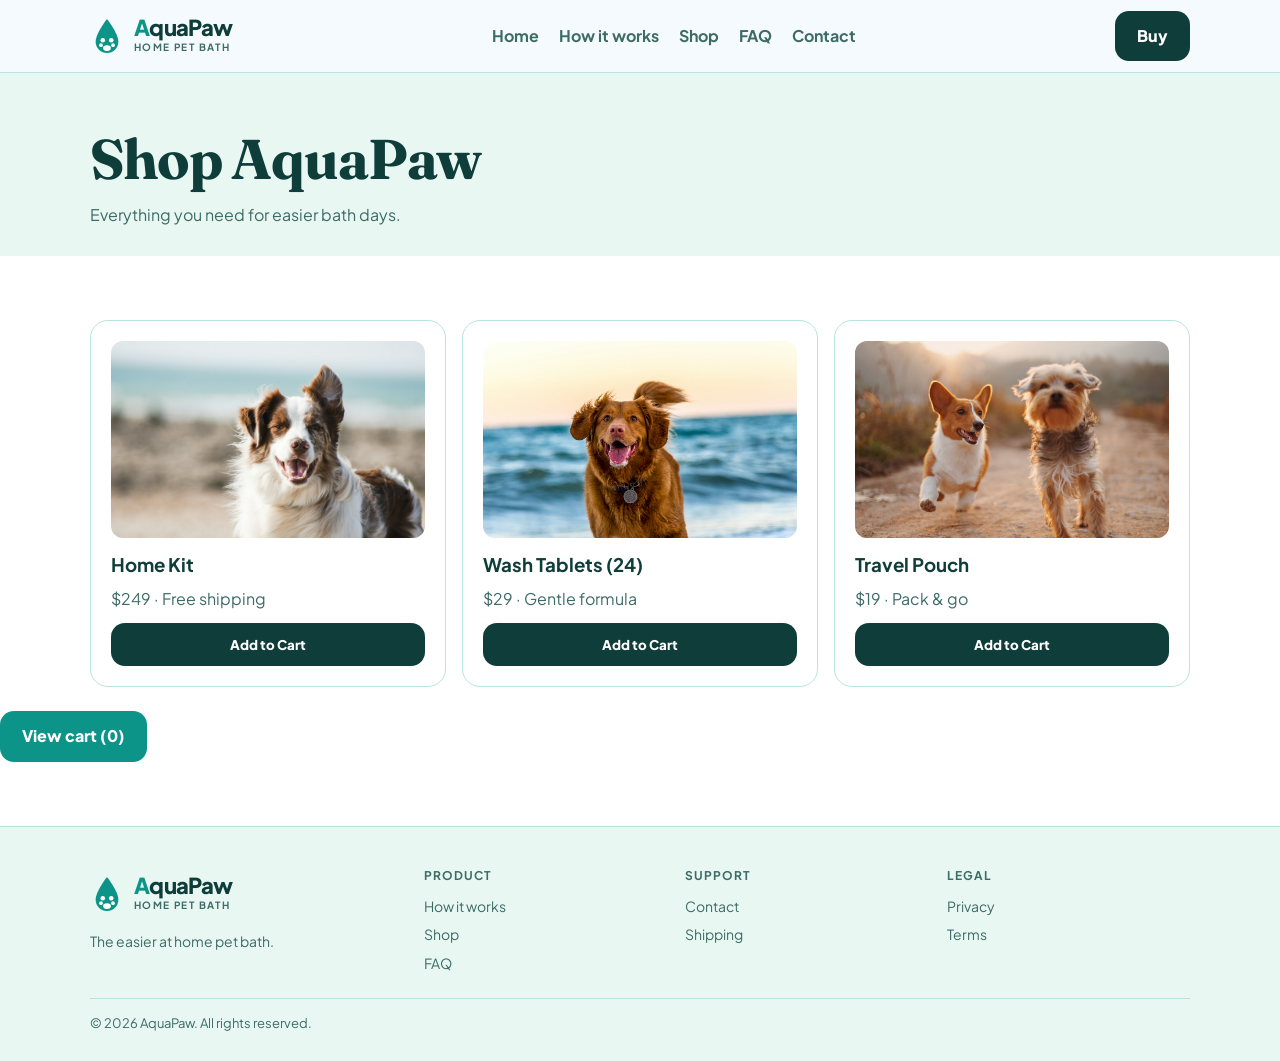
<file: shop.html>
<!DOCTYPE html><html lang="en"><head><meta charset="utf-8"/><meta name="viewport" content="width=device-width,initial-scale=1"/>
<title>Shop | AquaPaw</title>
<link href="https://fonts.googleapis.com/css2?family=Fraunces:opsz,wght@9..144,600;9..144,700&family=Plus+Jakarta+Sans:wght@400;500;600;700;800&display=swap" rel="stylesheet"/>
<link rel="stylesheet" href="styles.css"/>  <link rel="icon" href="favicon.svg" type="image/svg+xml"/>
  <meta name="theme-color" content="#e8f7f2"/>
  <meta name="description" content="At home pet bath system that cleans dogs in minutes, indoors or outdoors."/>
  <meta property="og:title" content="Shop | AquaPaw"/>
  <meta property="og:description" content="At home pet bath system that cleans dogs in minutes, indoors or outdoors."/>
  <meta property="og:type" content="website"/>
  <meta property="og:url" content="https://mryamaslam.github.io/aquapaw/"/>
  <meta name="twitter:card" content="summary_large_image"/>
</head><body>
<a class="skip-link" href="#main">Skip to content</a><header><div class="wrap nav"><a class="logo logo-aqua" href="index.html" aria-label="AquaPaw home"><svg class="logo-drop" viewBox="0 0 48 56" aria-hidden="true"><path d="M24 4C24 4 8 24 8 36a16 16 0 0 0 32 0C40 24 24 4 24 4z" fill="#0d9488"/><circle cx="18" cy="34" r="3.2" fill="#fff"/><circle cx="30" cy="34" r="3.2" fill="#fff"/><circle cx="15.5" cy="41" r="2.6" fill="#fff"/><circle cx="32.5" cy="41" r="2.6" fill="#fff"/><ellipse cx="24" cy="45" rx="5.5" ry="4" fill="#fff"/></svg><span class="logo-copy"><span class="logo-name">AquaPaw</span><span class="logo-tag">home pet bath</span></span></a>
<button class="nav-toggle" id="navToggle" aria-label="Menu">☰</button>
<nav class="links" id="navLinks"><a href="index.html">Home</a><a href="how-it-works.html">How it works</a><a href="shop.html">Shop</a><a href="faq.html">FAQ</a><a href="contact.html">Contact</a></nav>
<a class="btn btn-primary" href="shop.html">Buy</a></div></header>
<main id="main"><div class="page-hero"><div class="wrap"><h1>Shop AquaPaw</h1><p>Everything you need for easier bath days.</p></div></div>
<section><div class="wrap grid-3">
<article class="card"><img src="images/hero.jpg" alt="AquaPaw kit" loading="lazy" decoding="async"><h3>Home Kit</h3><p>$249 · Free shipping</p><button class="btn btn-primary btn-full" style="margin-top:12px" data-add-cart="kit" data-name="AquaPaw Home Kit" data-price="249" data-img="images/hero.jpg">Add to Cart</button></article>
<article class="card"><img src="images/happy.jpg" alt="Wash tablets" loading="lazy" decoding="async"><h3>Wash Tablets (24)</h3><p>$29 · Gentle formula</p><button class="btn btn-primary btn-full" style="margin-top:12px" data-add-cart="tabs" data-name="Wash Tablets" data-price="29" data-img="images/happy.jpg">Add to Cart</button></article>
<article class="card"><img src="images/dogs.jpg" alt="Travel pouch" loading="lazy" decoding="async"><h3>Travel Pouch</h3><p>$19 · Pack & go</p><button class="btn btn-primary btn-full" style="margin-top:12px" data-add-cart="pouch" data-name="Travel Pouch" data-price="19" data-img="images/dogs.jpg">Add to Cart</button></article>
</div>
<p style="margin-top:24px"><a class="btn btn-sky" href="cart.html">View cart (<span data-cart-count>0</span>)</a></p>
</div></section></main>
<footer><div class="wrap"><div class="footer-grid">
<div><a class="logo logo-aqua" href="index.html" aria-label="AquaPaw home"><svg class="logo-drop" viewBox="0 0 48 56" aria-hidden="true"><path d="M24 4C24 4 8 24 8 36a16 16 0 0 0 32 0C40 24 24 4 24 4z" fill="#0d9488"/><circle cx="18" cy="34" r="3.2" fill="#fff"/><circle cx="30" cy="34" r="3.2" fill="#fff"/><circle cx="15.5" cy="41" r="2.6" fill="#fff"/><circle cx="32.5" cy="41" r="2.6" fill="#fff"/><ellipse cx="24" cy="45" rx="5.5" ry="4" fill="#fff"/></svg><span class="logo-copy"><span class="logo-name">AquaPaw</span><span class="logo-tag">home pet bath</span></span></a><p class="muted" style="margin-top:10px;font-size:14px">The easier at home pet bath.</p></div>
<div><h4>Product</h4><a href="how-it-works.html">How it works</a><a href="shop.html">Shop</a><a href="faq.html">FAQ</a></div>
<div><h4>Support</h4><a href="contact.html">Contact</a><a href="shipping.html">Shipping</a></div>
<div><h4>Legal</h4><a href="privacy.html">Privacy</a><a href="terms.html">Terms</a></div>
</div><div class="footer-bottom">© 2026 AquaPaw. All rights reserved.</div></div></footer><script src="app.js"></script><div class="cookie-bar" id="cookieBar" role="dialog" aria-live="polite"><p>We use local storage for cart/demo preferences. See our <a href="privacy.html">Privacy</a>.</p><button type="button" class="btn btn-solid btn-primary btn-teal btn-red btn-sky" id="cookieAccept">Got it</button></div>
<button type="button" class="to-top" id="toTop" aria-label="Back to top">↑</button>
</body></html>
</file>
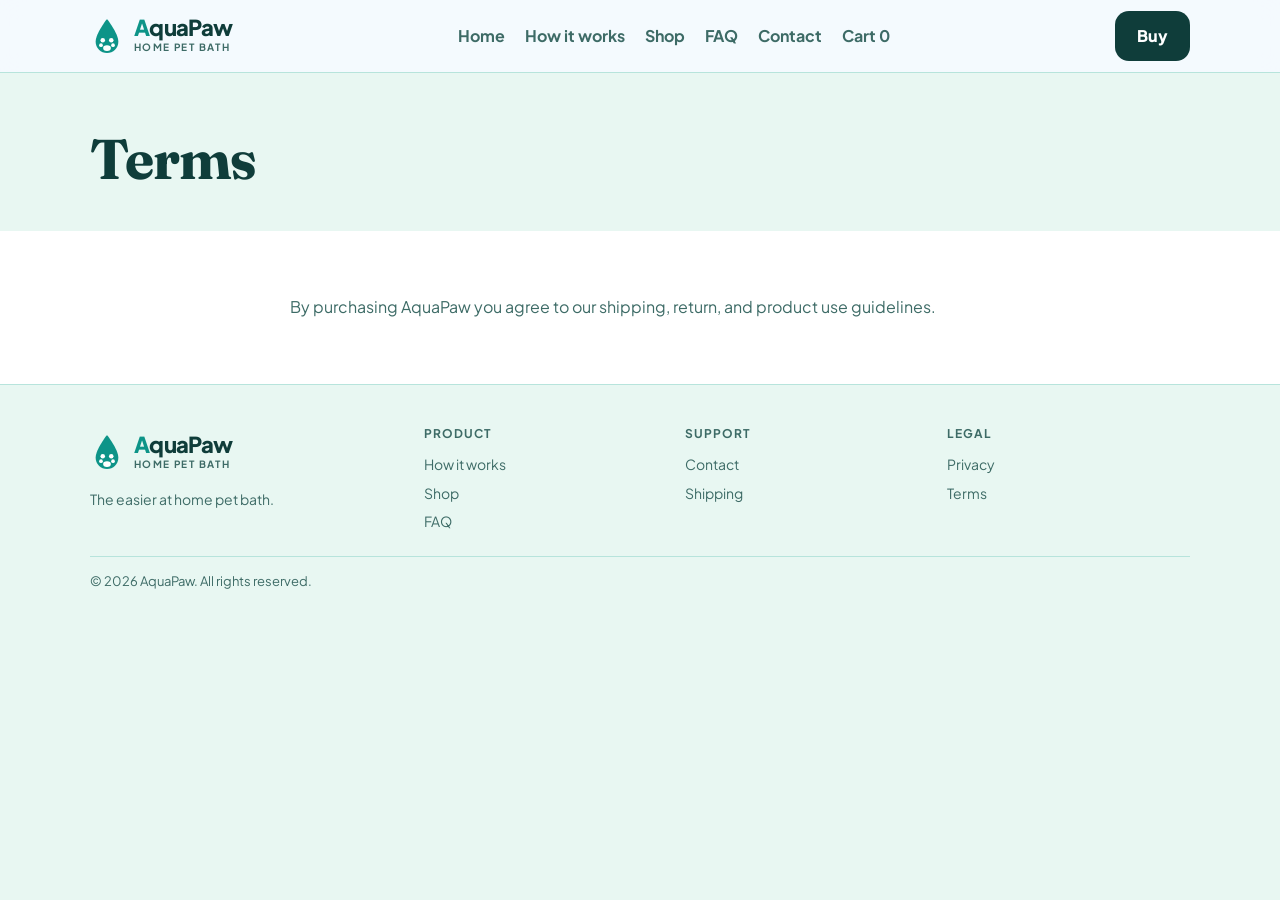
<file: terms.html>
<!DOCTYPE html><html lang="en"><head><meta charset="utf-8"/><meta name="viewport" content="width=device-width,initial-scale=1"/>
<title>Terms | AquaPaw</title>
<link href="https://fonts.googleapis.com/css2?family=Fraunces:opsz,wght@9..144,600;9..144,700&family=Plus+Jakarta+Sans:wght@400;500;600;700;800&display=swap" rel="stylesheet"/>
<link rel="stylesheet" href="styles.css"/>  <link rel="icon" href="favicon.svg" type="image/svg+xml"/>
  <meta name="theme-color" content="#e8f7f2"/>
  <meta name="description" content="At home pet bath system that cleans dogs in minutes, indoors or outdoors."/>
  <meta property="og:title" content="Terms | AquaPaw"/>
  <meta property="og:description" content="At home pet bath system that cleans dogs in minutes, indoors or outdoors."/>
  <meta property="og:type" content="website"/>
  <meta property="og:url" content="https://mryamaslam.github.io/aquapaw/"/>
  <meta name="twitter:card" content="summary_large_image"/>
</head><body>
<a class="skip-link" href="#main">Skip to content</a><header><div class="wrap nav"><a class="logo logo-aqua" href="index.html" aria-label="AquaPaw home"><svg class="logo-drop" viewBox="0 0 48 56" aria-hidden="true"><path d="M24 4C24 4 8 24 8 36a16 16 0 0 0 32 0C40 24 24 4 24 4z" fill="#0d9488"/><circle cx="18" cy="34" r="3.2" fill="#fff"/><circle cx="30" cy="34" r="3.2" fill="#fff"/><circle cx="15.5" cy="41" r="2.6" fill="#fff"/><circle cx="32.5" cy="41" r="2.6" fill="#fff"/><ellipse cx="24" cy="45" rx="5.5" ry="4" fill="#fff"/></svg><span class="logo-copy"><span class="logo-name">AquaPaw</span><span class="logo-tag">home pet bath</span></span></a>
<button class="nav-toggle" id="navToggle" aria-label="Menu">☰</button>
<nav class="links" id="navLinks"><a href="index.html">Home</a><a href="how-it-works.html">How it works</a><a href="shop.html">Shop</a><a href="faq.html">FAQ</a><a href="contact.html">Contact</a><a href="cart.html">Cart <span data-cart-count>0</span></a></nav>
<a class="btn btn-primary" href="shop.html">Buy</a></div></header>
<main id="main"><div class="page-hero"><div class="wrap"><h1>Terms</h1></div></div><section><div class="wrap" style="max-width:700px"><p class="muted">By purchasing AquaPaw you agree to our shipping, return, and product use guidelines.</p></div></section></main>
<footer><div class="wrap"><div class="footer-grid">
<div><a class="logo logo-aqua" href="index.html" aria-label="AquaPaw home"><svg class="logo-drop" viewBox="0 0 48 56" aria-hidden="true"><path d="M24 4C24 4 8 24 8 36a16 16 0 0 0 32 0C40 24 24 4 24 4z" fill="#0d9488"/><circle cx="18" cy="34" r="3.2" fill="#fff"/><circle cx="30" cy="34" r="3.2" fill="#fff"/><circle cx="15.5" cy="41" r="2.6" fill="#fff"/><circle cx="32.5" cy="41" r="2.6" fill="#fff"/><ellipse cx="24" cy="45" rx="5.5" ry="4" fill="#fff"/></svg><span class="logo-copy"><span class="logo-name">AquaPaw</span><span class="logo-tag">home pet bath</span></span></a><p class="muted" style="margin-top:10px;font-size:14px">The easier at home pet bath.</p></div>
<div><h4>Product</h4><a href="how-it-works.html">How it works</a><a href="shop.html">Shop</a><a href="faq.html">FAQ</a></div>
<div><h4>Support</h4><a href="contact.html">Contact</a><a href="shipping.html">Shipping</a></div>
<div><h4>Legal</h4><a href="privacy.html">Privacy</a><a href="terms.html">Terms</a></div>
</div><div class="footer-bottom">© 2026 AquaPaw. All rights reserved.</div></div></footer><script src="app.js"></script><div class="cookie-bar" id="cookieBar" role="dialog" aria-live="polite"><p>We use local storage for cart/demo preferences. See our <a href="privacy.html">Privacy</a>.</p><button type="button" class="btn btn-solid btn-primary btn-teal btn-red btn-sky" id="cookieAccept">Got it</button></div>
<button type="button" class="to-top" id="toTop" aria-label="Back to top">↑</button>
</body></html>
</file>
<file: styles.css>
﻿
:root{--ink:#12324f;--muted:#5b7390;--blue:#2563eb;--card:#fff;--line:#d5e6f6;--bg:#f5faff;--ease:cubic-bezier(.22,1,.36,1)}
*{box-sizing:border-box;margin:0;padding:0}html{scroll-behavior:smooth}body{font-family:"Plus Jakarta Sans",system-ui,sans-serif;color:var(--ink);background:var(--bg);line-height:1.55}
a{color:inherit;text-decoration:none}img{max-width:100%;display:block}.wrap{width:min(1100px,calc(100% - 36px));margin:0 auto}
.btn{display:inline-flex;align-items:center;justify-content:center;border-radius:14px;padding:13px 22px;font-weight:800;border:0;cursor:pointer;font-family:inherit;transition:transform .35s var(--ease)}
.btn:hover{transform:translateY(-3px)}.btn-primary{background:var(--ink);color:#fff}.btn-sky{background:linear-gradient(120deg,#38bdf8,#2563eb);color:#fff}.btn-full{width:100%}
header{position:sticky;top:0;z-index:20;background:rgba(245,250,255,.9);backdrop-filter:blur(12px);border-bottom:1px solid var(--line)}
.nav{display:flex;align-items:center;justify-content:space-between;min-height:72px}.logo{display:flex;align-items:center;gap:10px;font-weight:800;font-size:22px}
.mark{width:34px;height:34px;border-radius:50%;background:linear-gradient(145deg,#38bdf8,#2563eb)}
.links{display:flex;gap:20px;color:var(--muted);font-weight:700}.nav-toggle{display:none;background:0;border:0;font-size:22px}
.hero{position:relative;min-height:82vh;display:grid;align-items:center;background-size:cover;background-position:center}
.hero::before{content:"";position:absolute;inset:0;background:linear-gradient(100deg,rgba(245,250,255,.94) 15%,rgba(245,250,255,.55) 60%,rgba(245,250,255,.2))}
.hero .wrap{position:relative;z-index:1;padding:60px 0}
h1,h2{font-family:Fraunces,Georgia,serif;letter-spacing:-.02em}h1{font-size:clamp(36px,5vw,56px);line-height:1.08;max-width:12ch;margin-bottom:14px}
.lead{color:var(--muted);font-size:18px;max-width:34ch;margin-bottom:22px}.actions{display:flex;gap:14px;flex-wrap:wrap;align-items:center}
.page-hero{padding:56px 0 28px}.page-hero p{color:var(--muted);margin-top:10px;max-width:52ch}
section{padding:64px 0;background:#fff}.section-alt{background:var(--bg)}
.section-head{max-width:560px;margin-bottom:28px}.section-head h2{font-size:34px;margin-bottom:10px}.section-head p{color:var(--muted)}
.grid-3{display:grid;grid-template-columns:repeat(3,1fr);gap:16px}.grid-2{display:grid;grid-template-columns:1fr 1fr;gap:32px;align-items:center}
.card{background:#fff;border:1px solid var(--line);border-radius:18px;padding:20px;transition:transform .4s var(--ease)}.card:hover{transform:translateY(-8px)}
.card img{border-radius:12px;aspect-ratio:16/10;object-fit:cover;width:100%;margin-bottom:12px}.card h3{margin-bottom:8px}.muted,.card p{color:var(--muted)}
.split-img{border-radius:24px;aspect-ratio:4/3;object-fit:cover;width:100%}
.buy{background:linear-gradient(120deg,#12324f,#1e4d73);color:#fff;border-radius:24px;padding:40px;display:flex;justify-content:space-between;gap:16px;align-items:center;flex-wrap:wrap}
.buy p{color:#b6c7da;margin-top:8px}
.form{display:grid;gap:12px;max-width:480px}.form label{font-size:13px;font-weight:700}
.form input,.form textarea{width:100%;padding:12px;border-radius:10px;border:1px solid var(--line);font:inherit}
.form-success{display:none;padding:14px;border-radius:10px;background:rgba(37,99,235,.1);color:var(--blue);font-weight:700}.form-success.show{display:block}
.cart-row{display:flex;gap:14px;align-items:center;padding:14px 0;border-bottom:1px solid var(--line)}.cart-row img{width:72px;height:72px;object-fit:cover;border-radius:8px}
.price{font-size:28px;font-weight:800;font-family:Fraunces,Georgia,serif}
.faq details{border:1px solid var(--line);border-radius:12px;padding:14px;margin-bottom:8px;background:#fff}.faq summary{cursor:pointer;font-weight:700}.faq p{margin-top:8px;color:var(--muted);font-size:14px}
footer{padding:40px 0 28px;border-top:1px solid var(--line)}.footer-grid{display:grid;grid-template-columns:1.3fr 1fr 1fr 1fr;gap:18px;margin-bottom:16px}
.footer-grid h4{font-size:12px;text-transform:uppercase;letter-spacing:.08em;color:var(--muted);margin-bottom:10px}
.footer-grid a{display:block;color:var(--muted);margin:7px 0;font-size:14px}.footer-bottom{font-size:13px;color:var(--muted);border-top:1px solid var(--line);padding-top:14px}
.reveal{opacity:0;transform:translateY(24px);transition:.75s var(--ease)}.reveal.in{opacity:1;transform:none}
@media(max-width:860px){.nav-toggle{display:block}.links{display:none;position:absolute;left:0;right:0;top:72px;flex-direction:column;background:#fff;padding:16px;border-bottom:1px solid var(--line)}.links.open{display:flex}.grid-3,.grid-2,.footer-grid{grid-template-columns:1fr}}

/* ---- professional sections ---- */
.stats-strip{display:grid;grid-template-columns:repeat(4,1fr);gap:16px}
.stat-box{text-align:center;padding:28px 16px;border:1px solid var(--line,rgba(0,0,0,.08));border-radius:18px;background:var(--card,#fff)}
.stat-box b{display:block;font-size:clamp(28px,3vw,40px);margin-bottom:6px}
.stat-box span{font-size:13px;opacity:.75}
.logos-row{display:flex;flex-wrap:wrap;gap:14px 28px;justify-content:center;align-items:center;font-weight:700;font-size:13px;text-transform:uppercase;letter-spacing:.06em;opacity:.75}
.logos-row span{padding:10px 14px;border:1px solid var(--line,rgba(0,0,0,.08));border-radius:999px}
.process{display:grid;grid-template-columns:repeat(4,1fr);gap:16px;counter-reset:step}
.process .step{padding:22px;border-radius:18px;border:1px solid var(--line,rgba(0,0,0,.08));background:var(--card,#fff)}
.process .step::before{counter-increment:step;content:counter(step,decimal-leading-zero);display:block;font-weight:800;font-size:22px;margin-bottom:10px}
.process .step h3{margin-bottom:8px;font-size:17px}.process .step p{font-size:14px;opacity:.75;line-height:1.55}
.newsletter{display:grid;grid-template-columns:1.2fr .8fr;gap:20px;align-items:center;padding:36px;border-radius:24px;border:1px solid var(--line,rgba(0,0,0,.08));background:var(--card,#fff)}
.newsletter form{display:flex;gap:10px;flex-wrap:wrap}
.newsletter input{flex:1;min-width:200px;padding:13px 14px;border-radius:12px;border:1px solid var(--line,rgba(0,0,0,.12));font:inherit}
.contact-grid{display:grid;grid-template-columns:1.1fr .9fr;gap:28px;align-items:start}
.contact-cards{display:grid;gap:12px}
.contact-card{padding:18px;border-radius:16px;border:1px solid var(--line,rgba(0,0,0,.08));background:var(--card,#fff)}
.contact-card h4{margin-bottom:6px}.contact-card p{font-size:14px;opacity:.8;line-height:1.5}
.form-row{display:grid;grid-template-columns:1fr 1fr;gap:12px}
.map-box{border-radius:18px;min-height:200px;border:1px solid var(--line,rgba(0,0,0,.08));display:grid;place-items:center;padding:24px;text-align:center;background:linear-gradient(145deg,rgba(127,127,127,.08),transparent)}
.quote-band{padding:40px;border-radius:24px;border:1px solid var(--line,rgba(0,0,0,.08));text-align:center;background:var(--card,#fff)}
.quote-band blockquote{font-size:clamp(20px,2.6vw,28px);line-height:1.4;max-width:40ch;margin:0 auto 16px}
@media(max-width:900px){.stats-strip{grid-template-columns:1fr 1fr}.process,.newsletter,.contact-grid,.form-row{grid-template-columns:1fr}}

/* ==== frontend polish: alignment, FAQ, sections ==== */
.section-tight { padding: 36px 0 !important; }
.section-head { max-width: 640px; }
.section-head.center { text-align: center; margin-left: auto; margin-right: auto; }
.section-head.center + .stats-strip,
.section-head.center + .process,
.section-head.center + .grid-3,
.section-head.center + .faq,
.section-head.center + .integrations { }

.grid-3 > .card,
.grid > .product,
.grid > .card {
  height: 100%;
  display: flex;
  flex-direction: column;
}
.card p:last-child { margin-top: auto; }

/* FAQ â€” professional accordion */
.faq {
  max-width: 760px;
  margin: 0 auto;
  display: grid;
  gap: 12px;
}
.faq details {
  border: 1px solid var(--line, rgba(255,255,255,.12));
  border-radius: 16px;
  padding: 0;
  margin: 0;
  background: var(--card, rgba(255,255,255,.04));
  overflow: hidden;
  transition: border-color .25s, box-shadow .25s, transform .25s;
}
.faq details:hover {
  border-color: rgba(127,127,127,.35);
}
.faq details[open] {
  box-shadow: 0 12px 36px rgba(0,0,0,.08);
}
.faq summary {
  cursor: pointer;
  font-weight: 700;
  list-style: none;
  display: flex;
  align-items: center;
  justify-content: space-between;
  gap: 16px;
  padding: 18px 20px;
  line-height: 1.35;
  font-size: 15px;
}
.faq summary::-webkit-details-marker { display: none; }
.faq summary::after {
  content: "+";
  flex: 0 0 auto;
  width: 28px;
  height: 28px;
  border-radius: 50%;
  display: grid;
  place-items: center;
  font-size: 18px;
  font-weight: 600;
  line-height: 1;
  border: 1px solid var(--line, rgba(127,127,127,.25));
  opacity: .85;
  transition: transform .25s, background .25s;
}
.faq details[open] summary::after {
  content: "–";
  transform: none;
  background: rgba(127,127,127,.08);
}
.faq details p {
  margin: 0;
  padding: 0 20px 18px;
  color: var(--muted, #6b7280);
  font-size: 14px;
  line-height: 1.65;
  max-width: 62ch;
}

/* Process polish */
.process {
  align-items: stretch;
}
.process .step {
  height: 100%;
  display: flex;
  flex-direction: column;
}
.process .step::before {
  font-variant-numeric: tabular-nums;
  letter-spacing: .04em;
  margin-bottom: 14px;
}

/* Stats / logos alignment */
.stats-strip {
  align-items: stretch;
}
.stat-box {
  display: flex;
  flex-direction: column;
  justify-content: center;
  min-height: 120px;
}
.logos-row {
  gap: 12px 14px;
  justify-content: center;
}

/* Newsletter / CTA alignment */
.newsletter {
  align-items: center;
}
.newsletter form {
  width: 100%;
  align-items: center;
}
.newsletter input {
  min-height: 48px;
}
.cta-band {
  align-items: center;
}

/* Contact form should fill grid column */
.contact-grid .form {
  max-width: none;
  width: 100%;
}
.form-row {
  align-items: start;
}
.form label {
  display: block;
  margin-bottom: 6px;
}
.form input[type="checkbox"] {
  width: auto;
  display: inline-block;
  vertical-align: middle;
}

/* Quote band */
.quote-band {
  max-width: 900px;
  margin-left: auto;
  margin-right: auto;
}

/* Integrations wrap nicely */
.integrations {
  align-items: stretch;
}
.integrations div {
  display: grid;
  place-items: center;
  min-height: 56px;
}

@media (max-width: 900px) {
  .stats-strip { grid-template-columns: 1fr 1fr !important; }
  .process { grid-template-columns: 1fr !important; }
  .integrations { grid-template-columns: repeat(3, 1fr) !important; }
  .newsletter, .contact-grid, .form-row { grid-template-columns: 1fr !important; }
  .faq summary { font-size: 14px; padding: 16px; }
  .faq details p { padding: 0 16px 16px; }
  .section-tight { padding: 28px 0 !important; }
}

.check-row label{display:flex;align-items:flex-start;gap:10px;font-weight:600;line-height:1.45;cursor:pointer}
.check-row input{margin-top:3px}
.nav{flex-wrap:wrap}
.nav .btn{white-space:nowrap}
@media(max-width:1100px){
  .nav-links{gap:14px;font-size:13px}
}

/* ---- UX readability / contrast / interaction fixes ---- */
/* ---- UX readability / contrast / interaction fixes ---- */
.stat-box span,
.process .step p,
.logos-row,
.contact-card p {
  opacity: 1 !important;
}
.stat-box span,
.process .step p {
  color: var(--muted) !important;
}
.faq details[open] summary::after {
  content: "–" !important;
}
.btn {
  transition: transform .35s var(--ease), background .25s ease, border-color .25s ease, box-shadow .25s ease, filter .25s ease !important;
}
input::placeholder,
textarea::placeholder {
  opacity: 1;
  color: #6b7f96;
}
.footer-grid a:hover {
  color: var(--ink, var(--text, #111));
}
.product.is-hidden,
[data-product].is-hidden {
  display: none !important;
}
.filter-panel {
  display: none;
  padding: 8px 0 12px;
  border-bottom: 1px solid var(--line, #e5e5e5);
}
.filter-group.open .filter-panel { display: block; }
.filter-group.open > button span { transform: rotate(45deg); display: inline-block; }
.filter-panel label {
  display: flex;
  align-items: center;
  gap: 8px;
  padding: 6px 0;
  font-size: 13px;
  font-weight: 500;
  cursor: pointer;
  color: var(--muted, #525252);
}
.filter-chip-row { display: flex; flex-wrap: wrap; gap: 8px; margin: 10px 0 16px; }
.filter-chip {
  border: 1px solid var(--line, #e5e5e5);
  background: #fff;
  border-radius: 999px;
  padding: 7px 12px;
  font: inherit;
  font-size: 12px;
  font-weight: 700;
  cursor: pointer;
}
.filter-chip.active {
  background: var(--ink, #171717);
  color: #fff;
  border-color: transparent;
}
.filter-empty {
  display: none;
  color: var(--muted);
  padding: 20px 0;
}
.filter-empty.show { display: block; }


/* AquaPaw contrast */
:root {
  --muted: #3d5674;
  --line: #bcd4ea;
}
.btn-sky {
  background: #1d4ed8 !important;
  color: #fff !important;
}
.btn-sky:hover {
  background: #1e40af !important;
}
.btn-primary:hover {
  filter: brightness(1.12);
}
.mark {
  background: linear-gradient(145deg, #0284c7, #1d4ed8) !important;
}



/* ---- Reviews section ---- */
.reviews-grid {
  display: grid;
  grid-template-columns: repeat(3, 1fr);
  gap: 18px;
  margin-top: 8px;
}
.review-card {
  padding: 24px 22px;
  border-radius: 18px;
  border: 1px solid var(--line, rgba(127,127,127,.2));
  background: var(--card, var(--panel, #fff));
  display: flex;
  flex-direction: column;
  gap: 14px;
  height: 100%;
  transition: transform .35s var(--ease, ease);
}
.review-card:hover { transform: translateY(-6px); }
.review-stars {
  color: #f59e0b;
  letter-spacing: 2px;
  font-size: 14px;
  line-height: 1;
}
.review-card > p {
  font-size: 15px;
  line-height: 1.55;
  flex: 1;
  margin: 0;
}
.review-author {
  display: flex;
  align-items: center;
  gap: 12px;
  margin-top: 4px;
}
.review-avatar {
  width: 42px;
  height: 42px;
  border-radius: 50%;
  display: grid;
  place-items: center;
  font-weight: 800;
  font-size: 13px;
  letter-spacing: .02em;
  flex-shrink: 0;
}
.review-author strong {
  display: block;
  font-size: 14px;
}
.review-author .muted,
.review-author span:last-child {
  display: block;
  font-size: 12px;
  margin-top: 2px;
}
@media (max-width: 900px) {
  .reviews-grid { grid-template-columns: 1fr !important; }
}

/* ---- Modern standards baseline ---- */
:root {
  --ink: #0f3d3a;
  --muted: #3d6b66;
  --blue: #0d9488;
  --sky: #14b8a6;
  --card: #ffffff;
  --line: #b7e4dc;
  --bg: #e8f7f2;
  --focus: #0d9488;
  --radius: 16px;
}
.btn-sky { background: #0d9488 !important; color: #fff !important; }
.btn-sky:hover { background: #0f766e !important; }
.mark, .logo-mark { background: linear-gradient(145deg,#14b8a6,#0d9488) !important; }


/* ---- Modern standards baseline ---- */
:focus-visible {
  outline: 3px solid var(--focus, #2563eb);
  outline-offset: 3px;
}
.skip-link {
  position: absolute;
  left: 12px;
  top: -48px;
  z-index: 1000;
  background: var(--focus, #111);
  color: #fff;
  padding: 10px 14px;
  border-radius: 10px;
  font-weight: 700;
  font-size: 14px;
}
.skip-link:focus {
  top: 12px;
}
img { height: auto; }
@media (prefers-reduced-motion: reduce) {
  html { scroll-behavior: auto; }
  *, *::before, *::after {
    animation-duration: 0.01ms !important;
    animation-iteration-count: 1 !important;
    transition-duration: 0.01ms !important;
  }
  .reveal { opacity: 1 !important; transform: none !important; filter: none !important; }
}
.cookie-bar {
  position: fixed;
  left: 16px;
  right: 16px;
  bottom: 16px;
  z-index: 90;
  max-width: 720px;
  margin: 0 auto;
  display: none;
  align-items: center;
  justify-content: space-between;
  gap: 14px;
  padding: 14px 16px;
  border-radius: 14px;
  background: rgba(15,15,15,.94);
  color: #fff;
  border: 1px solid rgba(255,255,255,.12);
  box-shadow: 0 16px 40px rgba(0,0,0,.25);
  font-size: 14px;
  line-height: 1.4;
}
.cookie-bar.show { display: flex; flex-wrap: wrap; }
.cookie-bar a { color: #fff; text-decoration: underline; }
.cookie-bar .btn { margin: 0; }
.to-top {
  position: fixed;
  right: 18px;
  bottom: 18px;
  z-index: 80;
  width: 44px;
  height: 44px;
  border-radius: 50%;
  border: 0;
  cursor: pointer;
  display: none;
  place-items: center;
  font-weight: 800;
  background: var(--focus, #111);
  color: #fff;
  box-shadow: 0 10px 24px rgba(0,0,0,.2);
}
.to-top.show { display: grid; }
@media (max-width: 900px) {
  .cookie-bar { left: 10px; right: 10px; bottom: 10px; }
}

/* ---- Brand logo system ---- */
/* AquaPaw logo — water droplet with paw */
.logo.logo-aqua, .logo {
  display: inline-flex !important;
  align-items: center;
  gap: 10px;
  text-decoration: none;
}
.logo-aqua .logo-drop { width: 34px; height: 40px; flex-shrink: 0; }
.logo-aqua .logo-copy { display: flex; flex-direction: column; gap: 2px; }
.logo-aqua .logo-name {
  font-family: "Plus Jakarta Sans", system-ui, sans-serif;
  font-weight: 800;
  font-size: 22px;
  letter-spacing: -.03em;
  color: #0f3d3a;
  line-height: 1;
}
.logo-aqua .logo-name::first-letter { color: #0d9488; }
.logo-aqua .logo-tag {
  font-size: 10px;
  font-weight: 700;
  letter-spacing: .14em;
  text-transform: uppercase;
  color: #3d6b66;
}
.logo-mark, .logo-text, .mark { display: none !important; }

/* ---- Unique motion / section language ---- */
/* AquaPaw motion — soft float / bounce */
.reveal { opacity: 0; transform: translateY(30px); transition: .75s cubic-bezier(.34,1.56,.64,1); }
.reveal.in { opacity: 1; transform: none; }
.logo-drop, .mark { animation: apBob 3.2s ease-in-out infinite; }
@keyframes apBob { 0%,100%{ transform: translateY(0);} 50%{ transform: translateY(-5px);} }
.card { transition: transform .45s cubic-bezier(.34,1.56,.64,1); }
.card:hover { transform: translateY(-12px) rotate(-.4deg); }
.stat-box { transition: transform .35s; }
.stat-box:hover { transform: scale(1.04); }
.btn-sky, .btn-primary { transition: transform .35s cubic-bezier(.34,1.56,.64,1), background .25s; }
.btn-sky:hover, .btn-primary:hover { transform: translateY(-4px) scale(1.03); }
.review-card:hover { transform: translateY(-8px) rotate(.3deg); }
</file>
